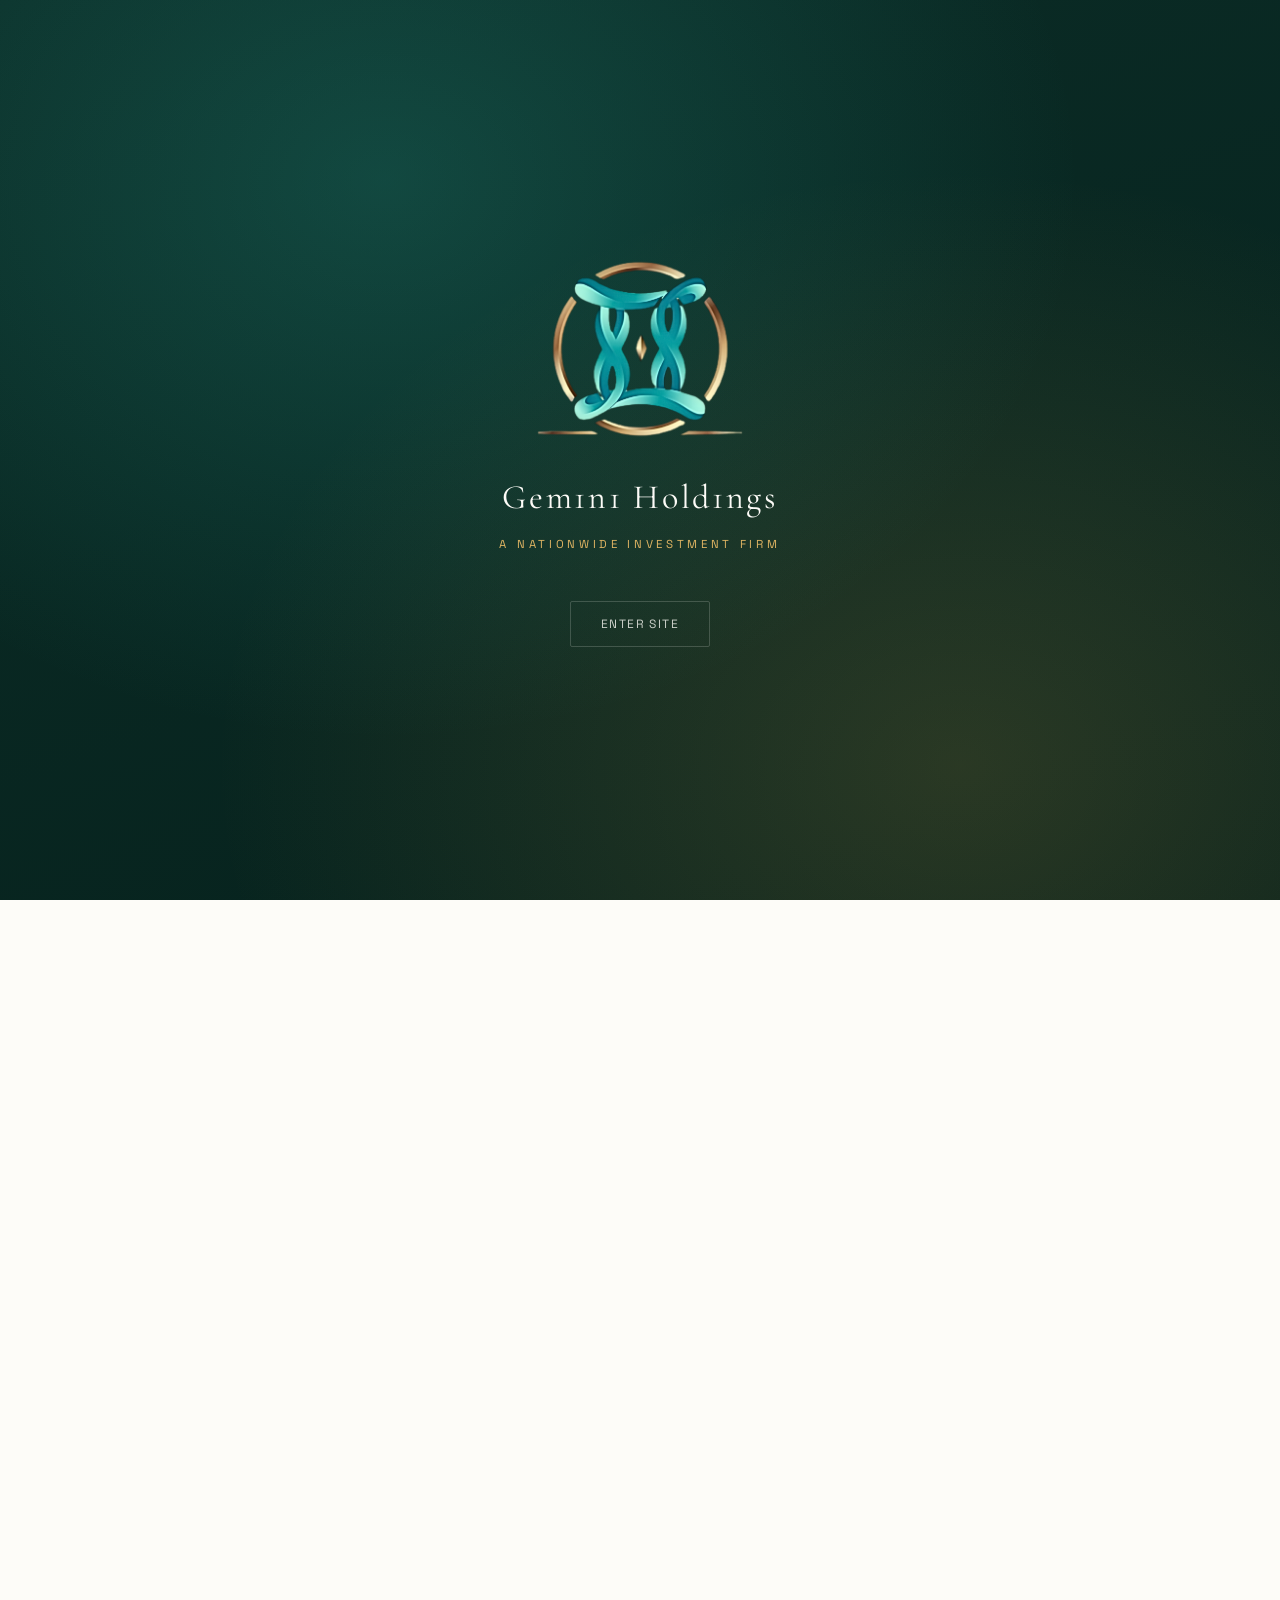
<file: gemini-holdings-site-3/index.html>
<!DOCTYPE html>
<html lang="en">
<head>
<meta charset="UTF-8">
<meta name="viewport" content="width=device-width, initial-scale=1.0">
<title>Gem1n1 Hold1ngs LLC — Nationwide Investment Firm</title>
<meta name="description" content="Gem1n1 Hold1ngs is a nationwide investment firm working across real estate, land development, and small business — pairing steady cash flow with long-term growth in every deal we underwrite.">
<link rel="preconnect" href="https://fonts.googleapis.com">
<link href="https://fonts.googleapis.com/css2?family=Cormorant+Garamond:wght@500;600;700&family=Work+Sans:wght@300;400;500;600&family=Space+Grotesk:wght@400;500;600&display=swap" rel="stylesheet">
<link rel="stylesheet" href="style.css">
</head>
<body>

<!-- SPLASH / COVER SCREEN -->
<div class="splash">
  <img class="splash-mark" src="assets/logo-icon.png" alt="Gem1n1 Hold1ngs LLC">
  <div class="splash-word">Gem1n1 Hold1ngs</div>
  <div class="splash-tag">A Nationwide Investment Firm</div>
  <button type="button" class="splash-enter">Enter Site</button>
</div>


<!-- NAV -->
<nav class="site-nav">
  <div class="container nav-row">
    <a href="index.html" class="brand">
      <img src="assets/logo-transparent-cropped.png" alt="Gem1n1 Hold1ngs LLC">
      <span class="brand-word">Gem<b>1</b>n<b>1</b><span>Hold1ngs LLC</span></span>
    </a>
    <button class="nav-toggle" aria-label="Toggle menu"><span></span><span></span><span></span></button>
    <div class="nav-links">
      <a href="index.html" class="current">Home</a>
      <a href="company-profile.html">Company Profile</a>
      <a href="leadership.html">Our Team</a>
      <a href="current-projects.html">Current Projects</a>
      <a href="completed-projects.html">Completed Projects</a>
      <a href="small-business-investing.html">Small Business Investing</a>
      <a href="contact.html" class="nav-cta">Contact</a>
    </div>
  </div>
</nav>

<!-- VIDEO HERO -->
<header class="video-hero">
  <video autoplay muted loop playsinline poster="assets/video/hero-forest-city-poster.jpg" data-parallax="0.22" data-parallax-scale="true">
    <source src="assets/video/hero-forest-city.webm" type="video/webm">
    <source src="assets/video/hero-forest-city.mp4" type="video/mp4">
  </video>
  <div class="hero-inner">
    <p class="eyebrow">Gem1n1 Hold1ngs LLC — Nationwide Investment Firm</p>
    <h1 class="mt-16">Capital deployed<span class="line2"><em>across every asset class.</em></span></h1>
    <p class="hero-sub">Gem1n1 Hold1ngs invests across real estate, land development, and small business — wherever the opportunity is, coast to coast. One underwriting standard, three ways to put capital to work.</p>
    <div class="hero-actions">
      <a href="current-projects.html" class="btn btn-solid">View Current Projects</a>
      <a href="company-profile.html" class="btn btn-outline">Company Profile</a>
    </div>
  </div>
  <div class="scroll-cue"><span></span>Scroll</div>
</header>

<!-- MIRRORED STATS -->
<section class="stat-strip">
  <div class="stat-grid">
    <div class="stat">
      <div class="n">50</div>
      <div class="l">States Served — Nationwide Investment Platform</div>
    </div>
    <div class="stat">
      <div class="n">3</div>
      <div class="l">Verticals — Real Estate, Land &amp; Small Business</div>
    </div>
    <div class="stat">
      <div class="n">BRRRR</div>
      <div class="l">Strategy — Buy, Rehab, Rent, Refinance, Repeat</div>
    </div>
    <div class="stat">
      <div class="n">100%</div>
      <div class="l">Investor-Aligned Capital on Every Deal</div>
    </div>
  </div>
</section>

<!-- OUR SERVICES -->
<section class="section tight blob-host">
  <div class="parallax-blob" data-parallax="0.1" style="width:520px; height:520px; left:-160px; top:-80px; background: radial-gradient(circle, rgba(47,180,163,0.16), transparent 70%);"></div>
  <div class="parallax-blob" data-parallax="0.16" style="width:420px; height:420px; right:-140px; bottom:-100px; background: radial-gradient(circle, rgba(201,154,63,0.14), transparent 70%);"></div>
  <div class="container">
    <div class="section-head reveal">
      <p class="eyebrow">What We Do</p>
      <h2>Our Services</h2>
      <p class="lead">Gem1n1 Hold1ngs invests across three core lines of business nationwide, each held to the same underwriting discipline.</p>
    </div>
    <div class="card-grid cols-3 reveal">
      <div class="card">
        <div class="idx">01</div>
        <h4>Real Estate Investment</h4>
        <p>Acquisition, renovation, and management of single-family and small multifamily property using a disciplined BRRRR framework to pair steady cash flow with forced equity.</p>
        <a href="current-projects.html" class="btn btn-dark mt-24">View Real Estate Projects →</a>
      </div>
      <div class="card">
        <div class="idx">02</div>
        <h4>Land Development Investment</h4>
        <p>Raw and entitled land acquisition, rezoning, and horizontal development positioned ahead of growth corridors nationwide.</p>
        <a href="current-projects.html" class="btn btn-dark mt-24">View Land Projects →</a>
      </div>
      <div class="card">
        <div class="idx">03</div>
        <h4>Small Business Investing</h4>
        <p>Equity partnerships, revenue-share financing, and acquisition partnerships with established small businesses across the country.</p>
        <a href="small-business-investing.html" class="btn btn-dark mt-24">Explore Small Business Investing →</a>
      </div>
    </div>
  </div>
</section>

<div class="ribbon-divider">
  <svg viewBox="0 0 240 100" fill="none" xmlns="http://www.w3.org/2000/svg" aria-hidden="true">
    <line x1="4" y1="50" x2="82" y2="50" stroke="#c99a3f" stroke-width="1"/>
    <line x1="158" y1="50" x2="236" y2="50" stroke="#c99a3f" stroke-width="1"/>
    <circle cx="120" cy="50" r="34" stroke="#c99a3f" stroke-width="1.4"/>
    <path d="M92 32 C 108 24, 112 50, 120 50 C 128 50, 132 24, 148 32" stroke="#2fb4a3" stroke-width="3" stroke-linecap="round"/>
    <path d="M92 68 C 108 76, 112 50, 120 50 C 128 50, 132 76, 148 68" stroke="#2fb4a3" stroke-width="3" stroke-linecap="round"/>
  </svg>
</div>

<!-- ABOUT TEASER — TWIN SPLIT -->
<section class="section">
  <div class="container">
    <div class="twin-split reveal">
      <div class="panel">
        <p class="eyebrow">The Firm</p>
        <h3 class="mt-16">Two disciplines. One underwriting standard.</h3>
        <p class="mt-16">Gem1n1 Hold1ngs was built on a simple premise: every asset should work two jobs at once — producing dependable income today while building equity for tomorrow. Real estate, land, or small business, we hold every deal to the same underwriting bar before capital moves.</p>
        <a href="company-profile.html" class="btn btn-dark mt-24">Read the Company Profile →</a>
      </div>
      <div class="divider"></div>
      <div class="panel">
        <div class="art-panel">
          <div class="art-panel-logo"><img src="assets/logo-icon.png" alt=""></div>
          <div class="cap"><span>Fig. 01</span><span>Nationwide Platform</span></div>
        </div>
      </div>
    </div>
  </div>
</section>

<!-- STRATEGY PILLARS -->
<section class="section tight on-dark blob-host">
  <div class="parallax-blob" data-parallax="0.14" style="width:480px; height:480px; right:-150px; top:20%; background: radial-gradient(circle, rgba(47,180,163,0.18), transparent 70%);"></div>
  <div class="container">
    <div class="section-head reveal">
      <p class="eyebrow">How We Invest</p>
      <h2>Four disciplines, one pipeline.</h2>
      <p class="lead">From sourcing to disposition, each acquisition moves through the same four-stage process — so every asset in the portfolio meets the same standard, regardless of asset class or market.</p>
    </div>
    <div class="card-grid reveal">
      <div class="card">
        <div class="idx">01</div>
        <h4>Acquire</h4>
        <p>We source off-market real estate, land, and small business opportunities nationwide in markets with strong fundamentals and durable demand.</p>
      </div>
      <div class="card">
        <div class="idx">02</div>
        <h4>Develop</h4>
        <p>In-house project management controls scope, cost, and timeline on every renovation, entitlement, or build-out.</p>
      </div>
      <div class="card">
        <div class="idx">03</div>
        <h4>Operate</h4>
        <p>Disciplined management protects occupancy, NOI, and operating performance once an asset is stabilized and placed in service.</p>
      </div>
      <div class="card">
        <div class="idx">04</div>
        <h4>Recapitalize</h4>
        <p>Once stabilized, we recapitalize to return capital efficiently and redeploy it into the next acquisition — repeating the cycle.</p>
      </div>
    </div>
  </div>
</section>

<!-- RENOVATION VIDEO BAND -->
<section class="video-band">
  <video autoplay muted loop playsinline poster="assets/video/renovation-poster.jpg" data-parallax="0.22" data-parallax-scale="true">
    <source src="assets/video/renovation.webm" type="video/webm">
    <source src="assets/video/renovation.mp4" type="video/mp4">
  </video>
  <div class="container">
    <p class="eyebrow">Inside the Work</p>
    <h3 class="mt-16">Renovation is where equity gets created.</h3>
    <p>From cosmetic turns to full gut renovations, our in-house project oversight is what allows us to force equity into every property we touch — not just wait for the market to create it.</p>
    <a href="current-projects.html" class="btn btn-outline mt-24">See Projects in Progress</a>
  </div>
</section>

<!-- FEATURED PROJECT -->
<section class="section">
  <div class="container">
    <div class="section-head reveal">
      <p class="eyebrow">Featured Project</p>
      <h2>Currently in the pipeline.</h2>
      <p class="lead">A look at one of the active positions moving through acquisition and renovation right now. Full detail lives on the Current Projects page.</p>
    </div>
    <div class="project-grid reveal" style="grid-template-columns: 1fr;">
      <div class="project-card featured-project-card" style="display:grid;">
        <div class="project-media" style="aspect-ratio:auto;">
          <img src="assets/projects/adams-st-tuskegee.jpg" alt="Adams St., Tuskegee, AL" style="width:100%; height:100%; object-fit:cover;">
          <span class="status-tag status-active" style="position:static; display:inline-flex; margin:16px;">Active — Under Renovation</span>
        </div>
        <div class="project-body">
          <p class="loc">Tuskegee, AL</p>
          <h4>Adams St., Tuskegee</h4>
          <p>A SFR, Tuskegee acquisition, underwritten on a BRRRR framework: full interior renovation, re-lease at market rents, and a permanent debt refinance upon stabilization.</p>
          <div class="project-meta">
            <div><div class="n">1</div><div class="l">Unit</div></div>
            <div><div class="n">BRRRR</div><div class="l">Strategy</div></div>
            <div><div class="n">Q4 2026</div><div class="l">Target Stabilization</div></div>
          </div>
        </div>
      </div>
    </div>
    <div class="center mt-40">
      <a href="current-projects.html" class="btn btn-dark">See All Current Projects →</a>
    </div>
  </div>
</section>

<!-- CTA BAND -->
<section class="cta-band">
  <div class="logo-watermark cta-watermark" data-parallax="0.12"><img src="assets/logo-icon.png" alt=""></div>
  <div class="container">
    <p class="eyebrow center" style="justify-content:center;">Partner With Us</p>
    <h2>Capital and opportunity, working the same two jobs.</h2>
    <p class="hero-sub" style="margin-left:auto; margin-right:auto; text-align:center;">Whether you're a capital partner, a broker with a deal, or a business owner exploring a partnership, we'd like to hear from you — wherever you are in the country.</p>
    <div class="actions mt-40">
      <a href="contact.html" class="btn btn-solid">Get In Touch</a>
      <a href="leadership.html" class="btn btn-outline">Meet the Team</a>
    </div>
  </div>
</section>

<!-- FOOTER -->
<footer class="site-footer">
  <div class="logo-watermark footer-watermark spin-slower" data-parallax="0.08"><img src="assets/logo-icon.png" alt=""></div>
  <div class="container footer-grid">
    <div class="footer-brand">
      <a href="index.html" class="brand">
        <img src="assets/logo-transparent-cropped.png" alt="Gem1n1 Hold1ngs LLC">
        <span class="brand-word">Gem<b>1</b>n<b>1</b><span>Hold1ngs LLC</span></span>
      </a>
      <p>A nationwide investment firm working across real estate, land development, and small business.</p>
    </div>
    <div class="footer-col">
      <h5>Company</h5>
      <a href="company-profile.html">Company Profile</a>
      <a href="leadership.html">Our Team</a>
      <a href="contact.html">Contact</a>
    </div>
    <div class="footer-col">
      <h5>Portfolio</h5>
      <a href="current-projects.html">Current Projects</a>
      <a href="completed-projects.html">Completed Projects</a>
      <a href="small-business-investing.html">Small Business Investing</a>
    </div>
    <div class="footer-col">
      <h5>Contact</h5>
      <p>Serving All 50 States</p>
      <a href="mailto:gem1@gem1n1hold1ngs.com">gem1@gem1n1hold1ngs.com</a>
      <a href="tel:+18005061211">800-506-1211</a>
    </div>
  </div>
  <div class="container footer-bottom">
    <span>© <span class="js-year"></span> Gem1n1 Hold1ngs LLC. All rights reserved.</span>
  </div>
</footer>

<script src="script.js"></script>
</body>
</html>
</file>
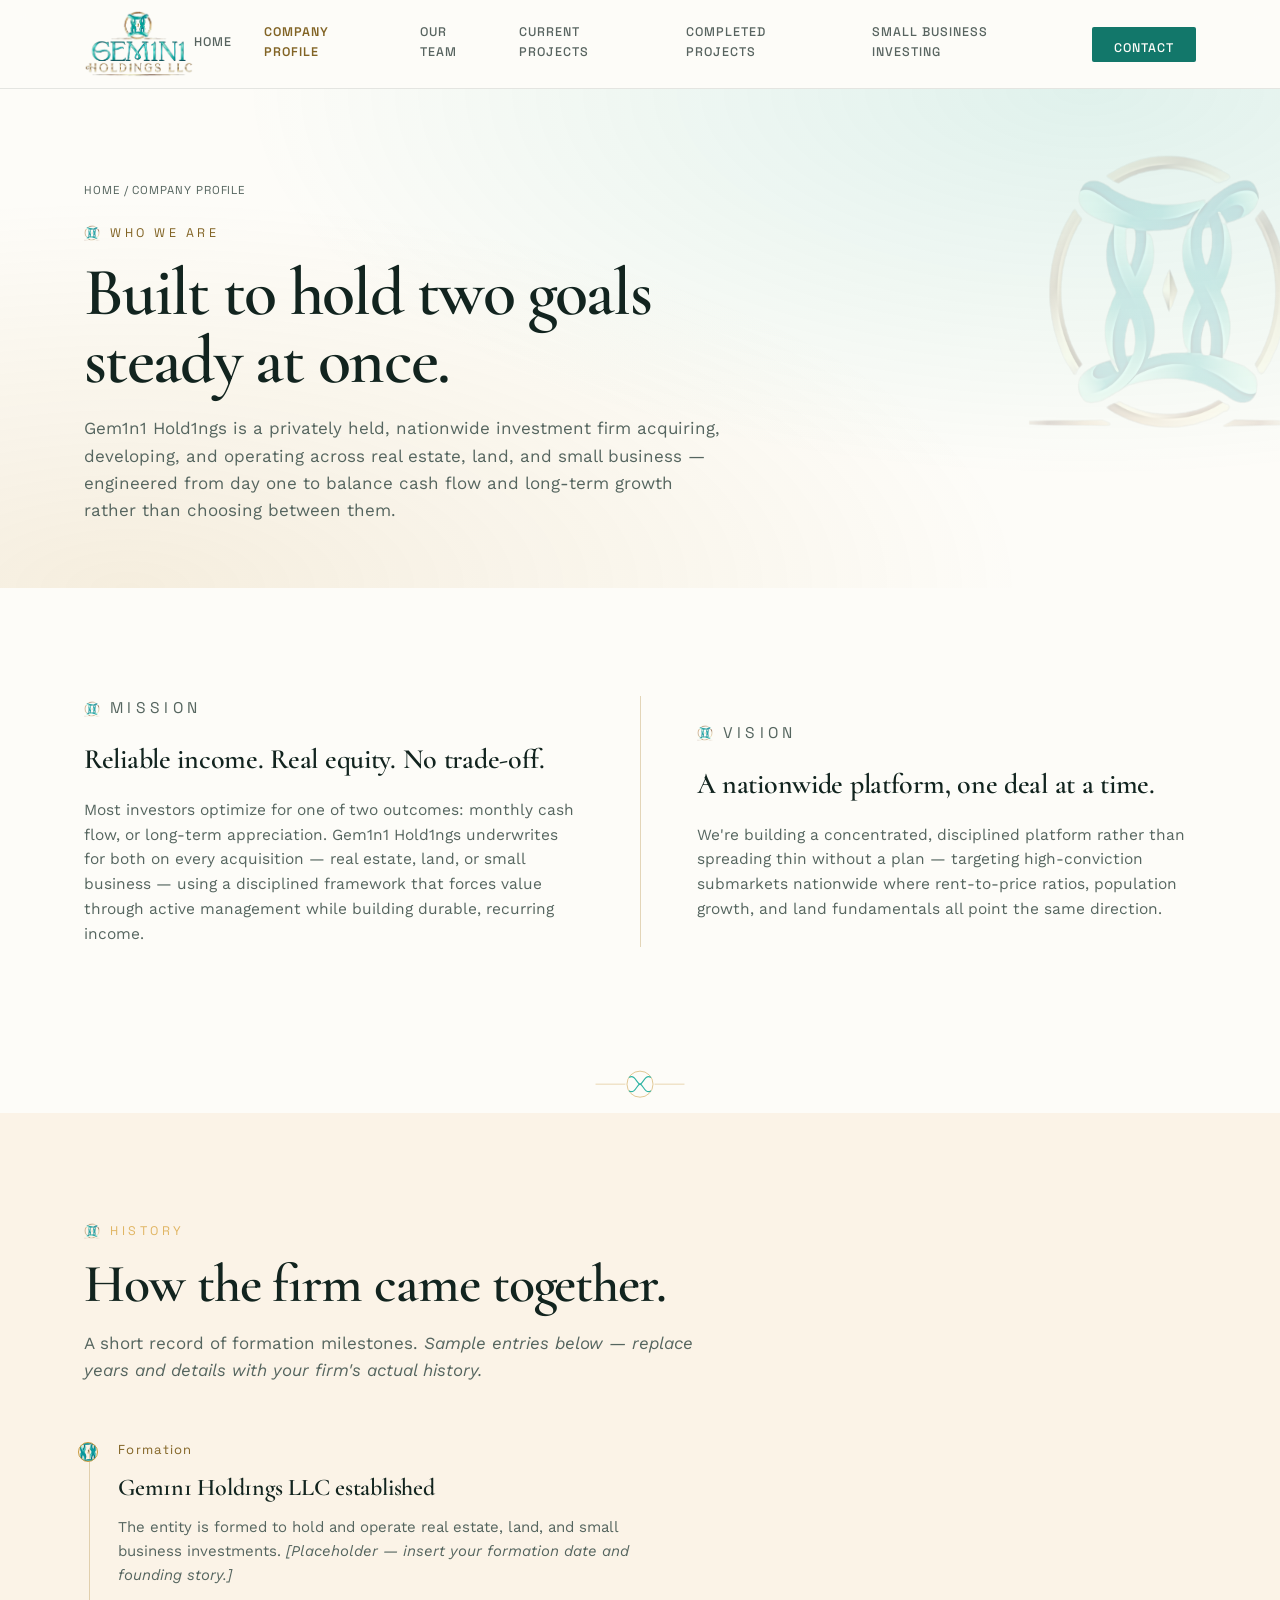
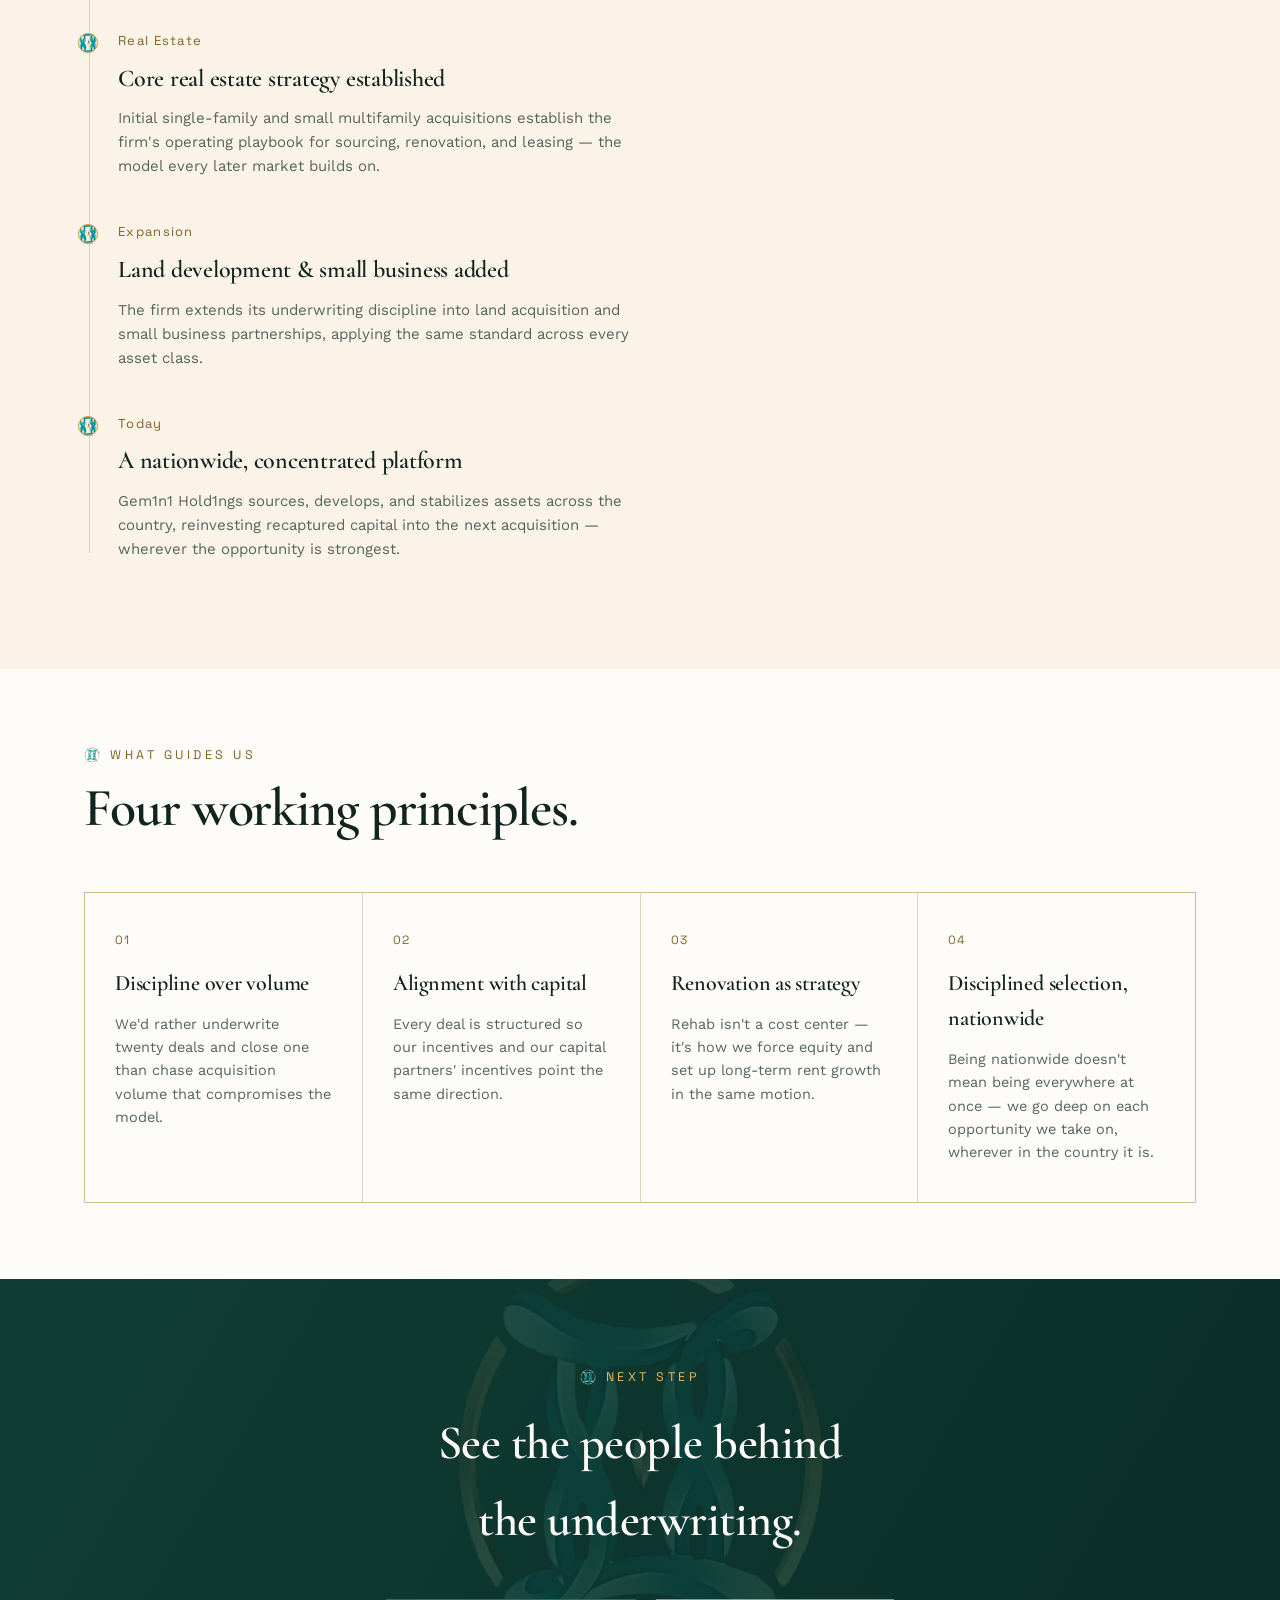
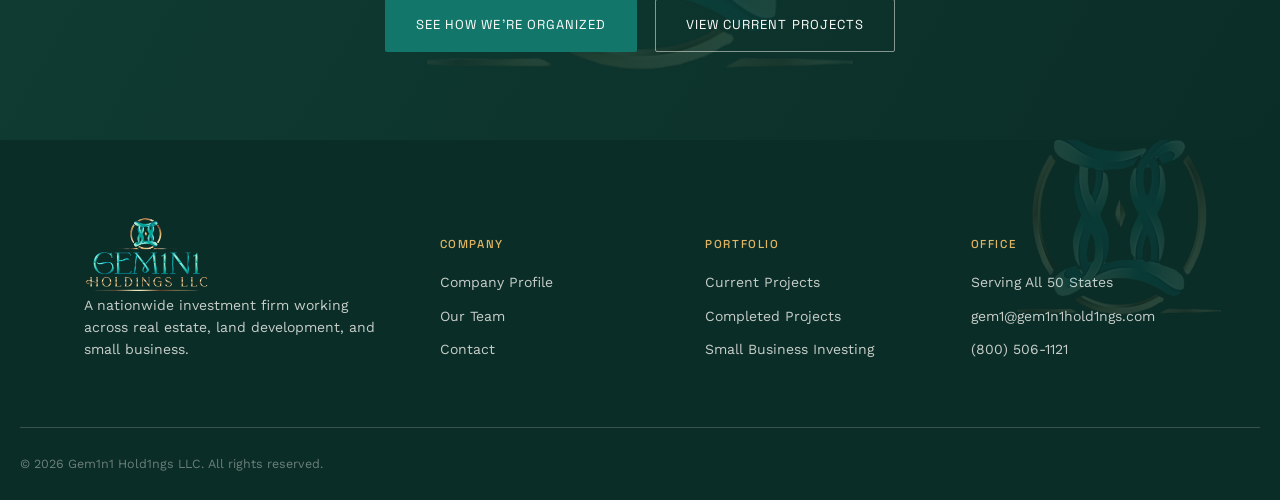
<file: gemini-holdings-site-3/company-profile.html>
<!DOCTYPE html>
<html lang="en">
<head>
<meta charset="UTF-8">
<meta name="viewport" content="width=device-width, initial-scale=1.0">
<title>Company Profile — Gem1n1 Hold1ngs LLC</title>
<meta name="description" content="Gem1n1 Hold1ngs' company profile: mission, investment philosophy, history, and values as a nationwide investment firm across real estate, land development, and small business.">
<link rel="preconnect" href="https://fonts.googleapis.com">
<link href="https://fonts.googleapis.com/css2?family=Cormorant+Garamond:wght@500;600;700&family=Work+Sans:wght@300;400;500;600&family=Space+Grotesk:wght@400;500;600&display=swap" rel="stylesheet">
<link rel="stylesheet" href="style.css">
</head>
<body>


<nav class="site-nav">
  <div class="container nav-row">
    <a href="index.html" class="brand">
      <img src="assets/logo-transparent-cropped.png" alt="Gem1n1 Hold1ngs LLC">
      <span class="brand-word">Gem<b>1</b>n<b>1</b><span>Hold1ngs LLC</span></span>
    </a>
    <button class="nav-toggle" aria-label="Toggle menu"><span></span><span></span><span></span></button>
    <div class="nav-links">
      <a href="index.html">Home</a>
      <a href="company-profile.html" class="current">Company Profile</a>
      <a href="leadership.html">Our Team</a>
      <a href="current-projects.html">Current Projects</a>
      <a href="completed-projects.html">Completed Projects</a>
      <a href="small-business-investing.html">Small Business Investing</a>
      <a href="contact.html" class="nav-cta">Contact</a>
    </div>
  </div>
</nav>

<header class="page-hero">
  <div class="logo-watermark page-hero-watermark spin-fast" data-parallax="0.18"><img src="assets/logo-icon.png" alt=""></div>
  <div class="container">
    <p class="breadcrumb"><a href="index.html">Home</a> / Company Profile</p>
    <p class="eyebrow on-dark mt-24">Who We Are</p>
    <h1 class="mt-16">Built to hold two goals steady at once.</h1>
    <p class="lead">Gem1n1 Hold1ngs is a privately held, nationwide investment firm acquiring, developing, and operating across real estate, land, and small business — engineered from day one to balance cash flow and long-term growth rather than choosing between them.</p>
  </div>
</header>

<section class="section">
  <div class="container">
    <div class="twin-split reveal">
      <div class="panel">
        <p class="eyebrow">Mission</p>
        <h3 class="mt-16">Reliable income. Real equity. No trade-off.</h3>
        <p class="mt-16">Most investors optimize for one of two outcomes: monthly cash flow, or long-term appreciation. Gem1n1 Hold1ngs underwrites for both on every acquisition — real estate, land, or small business — using a disciplined framework that forces value through active management while building durable, recurring income.</p>
      </div>
      <div class="divider"></div>
      <div class="panel">
        <p class="eyebrow">Vision</p>
        <h3 class="mt-16">A nationwide platform, one deal at a time.</h3>
        <p class="mt-16">We're building a concentrated, disciplined platform rather than spreading thin without a plan — targeting high-conviction submarkets nationwide where rent-to-price ratios, population growth, and land fundamentals all point the same direction.</p>
      </div>
    </div>
  </div>
</section>

<div class="ribbon-divider">
  <svg viewBox="0 0 240 100" fill="none" xmlns="http://www.w3.org/2000/svg" aria-hidden="true">
    <line x1="4" y1="50" x2="82" y2="50" stroke="#c99a3f" stroke-width="1"/>
    <line x1="158" y1="50" x2="236" y2="50" stroke="#c99a3f" stroke-width="1"/>
    <circle cx="120" cy="50" r="34" stroke="#c99a3f" stroke-width="1.4"/>
    <path d="M92 32 C 108 24, 112 50, 120 50 C 128 50, 132 24, 148 32" stroke="#2fb4a3" stroke-width="3" stroke-linecap="round"/>
    <path d="M92 68 C 108 76, 112 50, 120 50 C 128 50, 132 76, 148 68" stroke="#2fb4a3" stroke-width="3" stroke-linecap="round"/>
  </svg>
</div>

<!-- HISTORY TIMELINE -->
<section class="section on-ink">
  <div class="container">
    <div class="section-head reveal">
      <p class="eyebrow on-dark">History</p>
      <h2>How the firm came together.</h2>
      <p class="lead">A short record of formation milestones. <em>Sample entries below — replace years and details with your firm's actual history.</em></p>
    </div>
    <div class="timeline reveal">
      <div class="tl-item">
        <div class="yr">Formation</div>
        <h4>Gem1n1 Hold1ngs LLC established</h4>
        <p>The entity is formed to hold and operate real estate, land, and small business investments. <em>[Placeholder — insert your formation date and founding story.]</em></p>
      </div>
      <div class="tl-item">
        <div class="yr">Real Estate</div>
        <h4>Core real estate strategy established</h4>
        <p>Initial single-family and small multifamily acquisitions establish the firm's operating playbook for sourcing, renovation, and leasing — the model every later market builds on.</p>
      </div>
      <div class="tl-item">
        <div class="yr">Expansion</div>
        <h4>Land development &amp; small business added</h4>
        <p>The firm extends its underwriting discipline into land acquisition and small business partnerships, applying the same standard across every asset class.</p>
      </div>
      <div class="tl-item">
        <div class="yr">Today</div>
        <h4>A nationwide, concentrated platform</h4>
        <p>Gem1n1 Hold1ngs sources, develops, and stabilizes assets across the country, reinvesting recaptured capital into the next acquisition — wherever the opportunity is strongest.</p>
      </div>
    </div>
  </div>
</section>

<!-- VALUES -->
<section class="section tight">
  <div class="container">
    <div class="section-head reveal">
      <p class="eyebrow">What Guides Us</p>
      <h2>Four working principles.</h2>
    </div>
    <div class="card-grid reveal">
      <div class="card">
        <div class="idx">01</div>
        <h4>Discipline over volume</h4>
        <p>We'd rather underwrite twenty deals and close one than chase acquisition volume that compromises the model.</p>
      </div>
      <div class="card">
        <div class="idx">02</div>
        <h4>Alignment with capital</h4>
        <p>Every deal is structured so our incentives and our capital partners' incentives point the same direction.</p>
      </div>
      <div class="card">
        <div class="idx">03</div>
        <h4>Renovation as strategy</h4>
        <p>Rehab isn't a cost center — it's how we force equity and set up long-term rent growth in the same motion.</p>
      </div>
      <div class="card">
        <div class="idx">04</div>
        <h4>Disciplined selection, nationwide</h4>
        <p>Being nationwide doesn't mean being everywhere at once — we go deep on each opportunity we take on, wherever in the country it is.</p>
      </div>
    </div>
  </div>
</section>

<section class="cta-band">
  <div class="logo-watermark cta-watermark" data-parallax="0.12"><img src="assets/logo-icon.png" alt=""></div>
  <div class="container">
    <p class="eyebrow on-dark center" style="justify-content:center;">Next Step</p>
    <h2>See the people behind the underwriting.</h2>
    <div class="actions mt-40">
      <a href="leadership.html" class="btn btn-solid">See How We're Organized</a>
      <a href="current-projects.html" class="btn btn-outline">View Current Projects</a>
    </div>
  </div>
</section>

<footer class="site-footer">
  <div class="logo-watermark footer-watermark spin-slower" data-parallax="0.08"><img src="assets/logo-icon.png" alt=""></div>
  <div class="container footer-grid">
    <div class="footer-brand">
      <a href="index.html" class="brand">
        <img src="assets/logo-transparent-cropped.png" alt="Gem1n1 Hold1ngs LLC">
        <span class="brand-word">Gem<b>1</b>n<b>1</b><span>Hold1ngs LLC</span></span>
      </a>
      <p>A nationwide investment firm working across real estate, land development, and small business.</p>
    </div>
    <div class="footer-col">
      <h5>Company</h5>
      <a href="company-profile.html">Company Profile</a>
      <a href="leadership.html">Our Team</a>
      <a href="contact.html">Contact</a>
    </div>
    <div class="footer-col">
      <h5>Portfolio</h5>
      <a href="current-projects.html">Current Projects</a>
      <a href="completed-projects.html">Completed Projects</a>
      <a href="small-business-investing.html">Small Business Investing</a>
    </div>
    <div class="footer-col">
      <h5>Office</h5>
      <p>Serving All 50 States</p>
      <a href="mailto:gem1@gem1n1hold1ngs.com">gem1@gem1n1hold1ngs.com</a>
      <a href="tel:+18005061121">(800) 506-1121</a>
    </div>
  </div>
  <div class="container footer-bottom">
    <span>© <span class="js-year"></span> Gem1n1 Hold1ngs LLC. All rights reserved.</span>
  </div>
</footer>

<script src="script.js"></script>
</body>
</html>
</file>
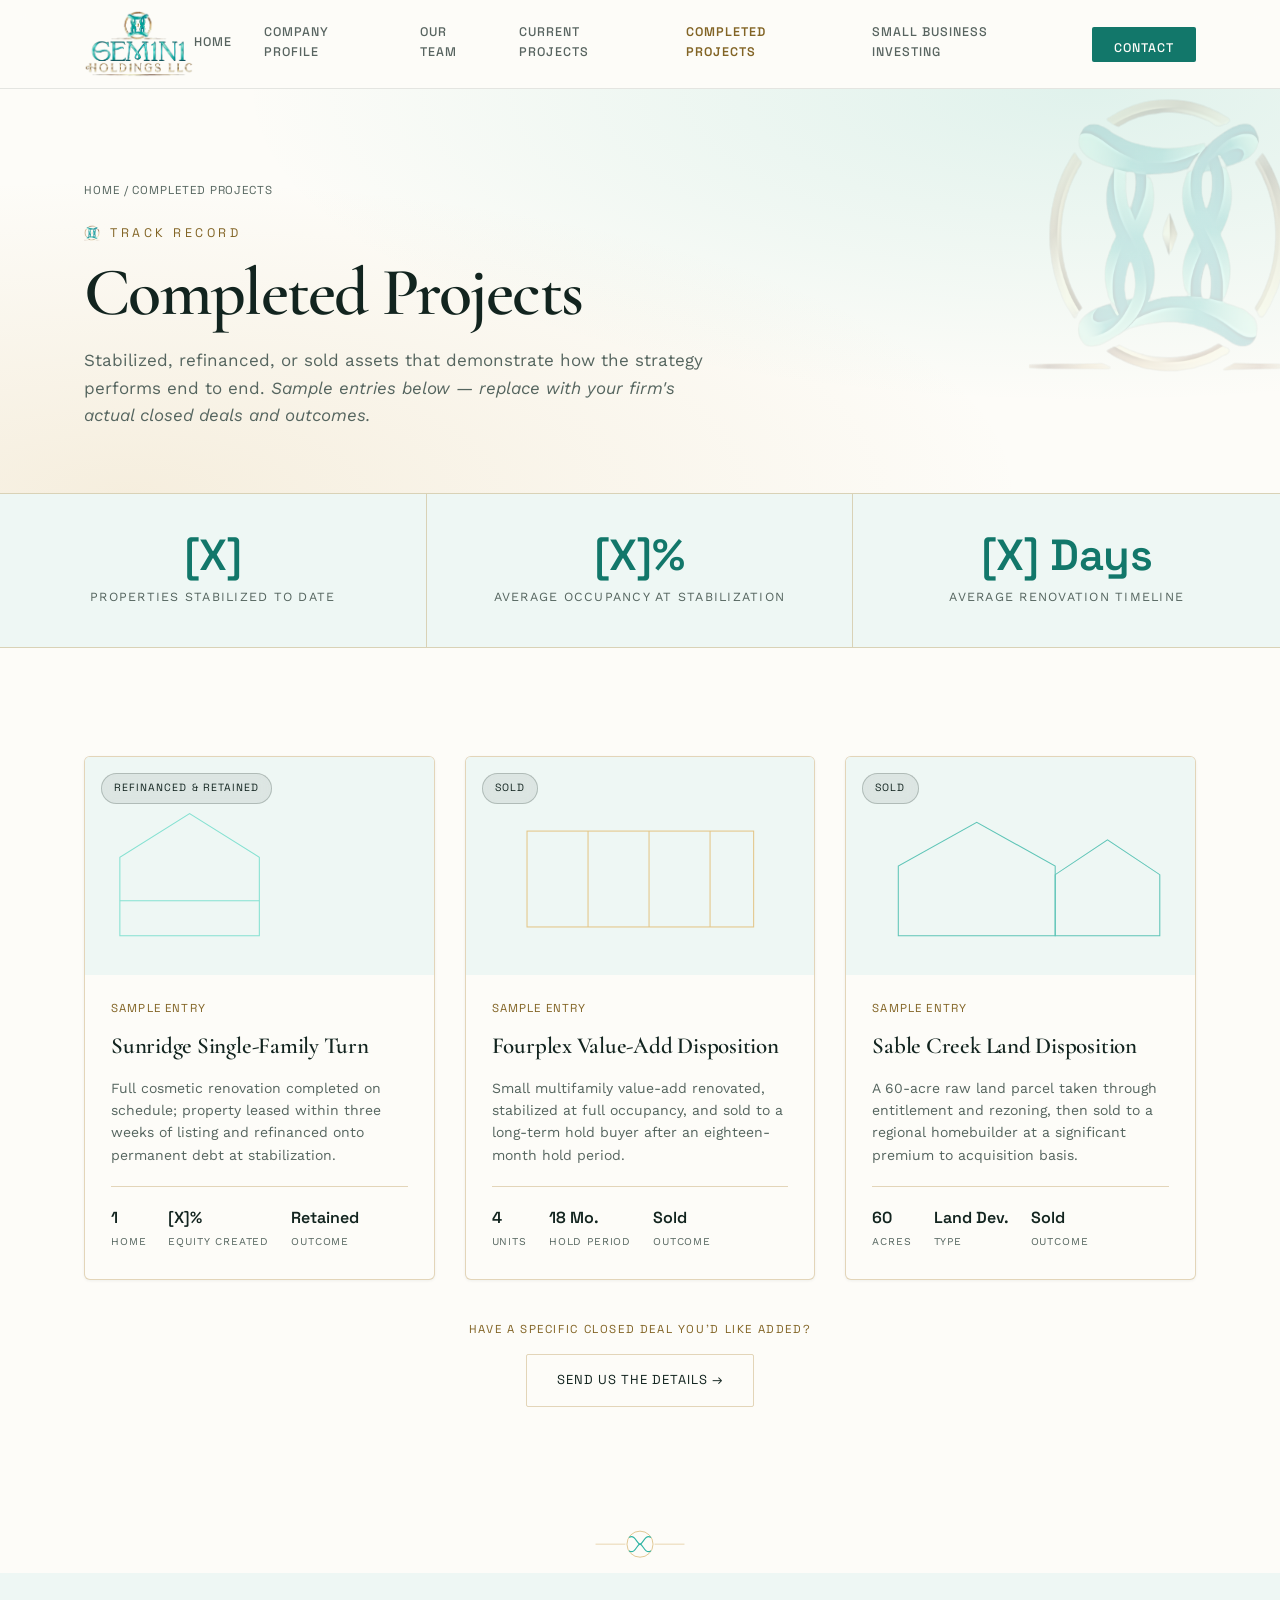
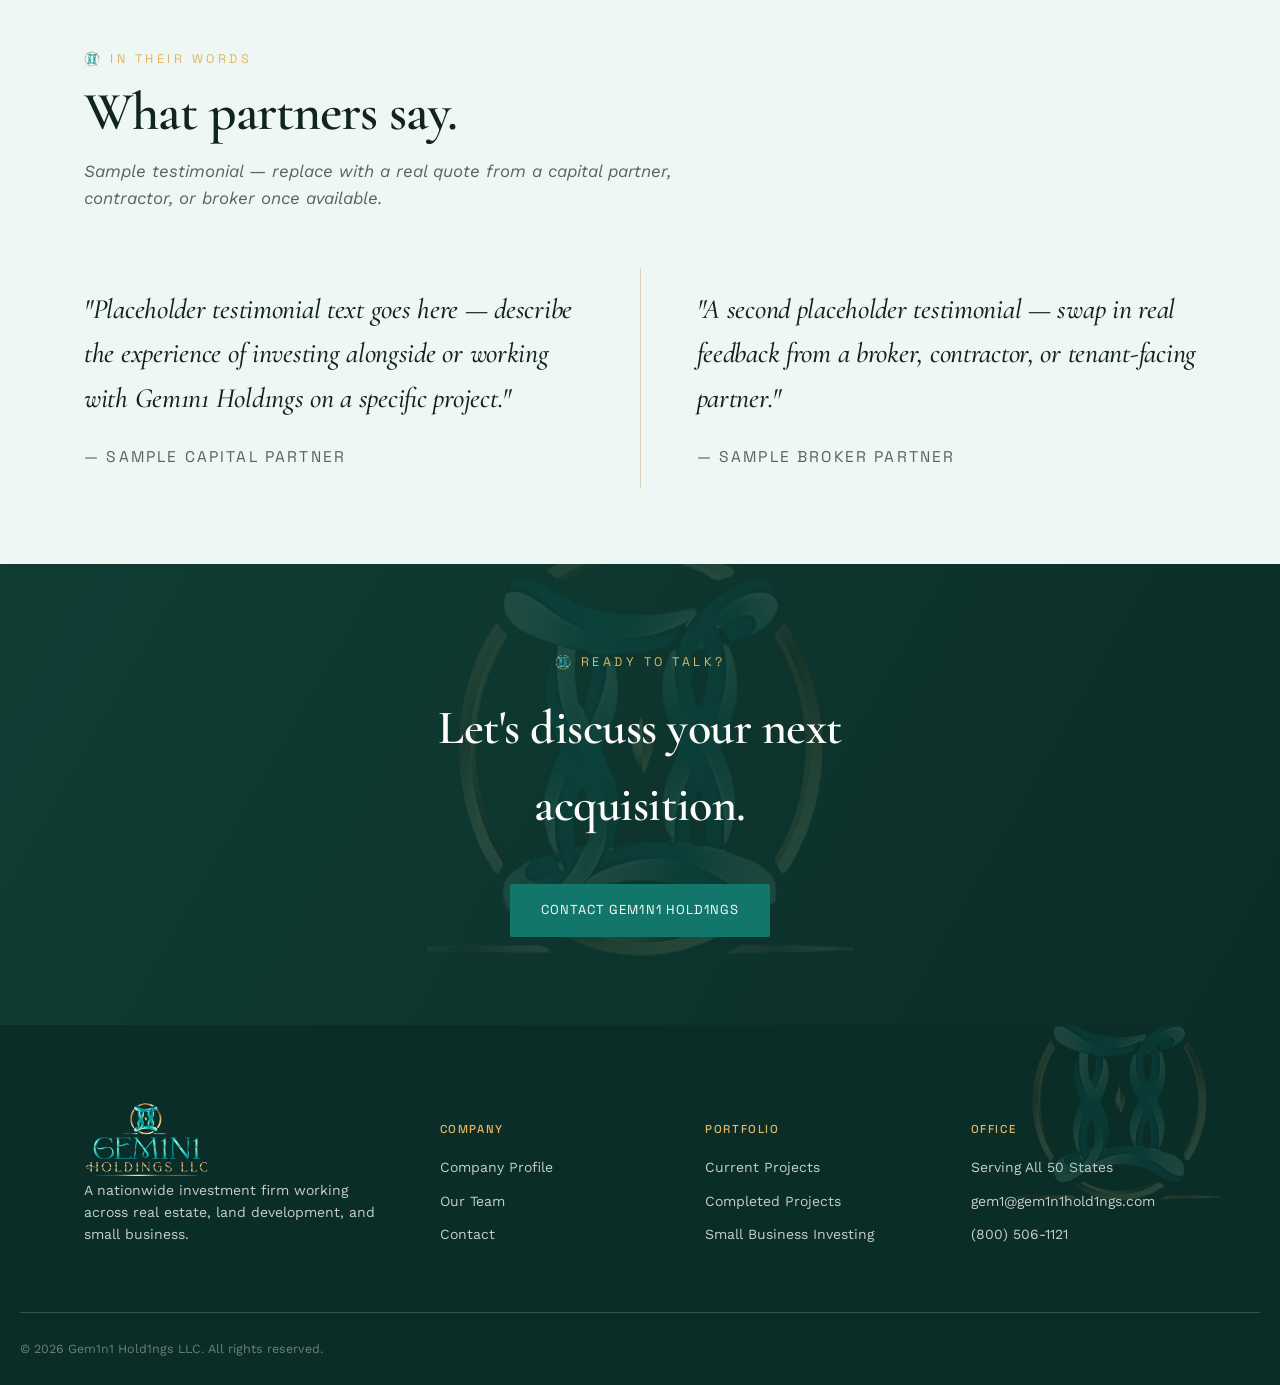
<file: gemini-holdings-site-3/completed-projects.html>
<!DOCTYPE html>
<html lang="en">
<head>
<meta charset="UTF-8">
<meta name="viewport" content="width=device-width, initial-scale=1.0">
<title>Completed Projects — Gem1n1 Hold1ngs LLC</title>
<meta name="description" content="A track record of stabilized and disposed real estate projects completed by Gem1n1 Hold1ngs.">
<link rel="preconnect" href="https://fonts.googleapis.com">
<link href="https://fonts.googleapis.com/css2?family=Cormorant+Garamond:wght@500;600;700&family=Work+Sans:wght@300;400;500;600&family=Space+Grotesk:wght@400;500;600&display=swap" rel="stylesheet">
<link rel="stylesheet" href="style.css">
</head>
<body>


<nav class="site-nav">
  <div class="container nav-row">
    <a href="index.html" class="brand">
      <img src="assets/logo-transparent-cropped.png" alt="Gem1n1 Hold1ngs LLC">
      <span class="brand-word">Gem<b>1</b>n<b>1</b><span>Hold1ngs LLC</span></span>
    </a>
    <button class="nav-toggle" aria-label="Toggle menu"><span></span><span></span><span></span></button>
    <div class="nav-links">
      <a href="index.html">Home</a>
      <a href="company-profile.html">Company Profile</a>
      <a href="leadership.html">Our Team</a>
      <a href="current-projects.html">Current Projects</a>
      <a href="completed-projects.html" class="current">Completed Projects</a>
      <a href="small-business-investing.html">Small Business Investing</a>
      <a href="contact.html" class="nav-cta">Contact</a>
    </div>
  </div>
</nav>

<header class="page-hero">
  <div class="logo-watermark page-hero-watermark spin-fast" data-parallax="0.18"><img src="assets/logo-icon.png" alt=""></div>
  <div class="container">
    <p class="breadcrumb"><a href="index.html">Home</a> / Completed Projects</p>
    <p class="eyebrow on-dark mt-24">Track Record</p>
    <h1 class="mt-16">Completed Projects</h1>
    <p class="lead">Stabilized, refinanced, or sold assets that demonstrate how the strategy performs end to end. <em>Sample entries below — replace with your firm's actual closed deals and outcomes.</em></p>
  </div>
</header>

<section class="stat-strip">
  <div class="stat-grid cols-3">
    <div class="stat">
      <div class="n">[X]</div>
      <div class="l">Properties Stabilized to Date</div>
    </div>
    <div class="stat">
      <div class="n">[X]%</div>
      <div class="l">Average Occupancy at Stabilization</div>
    </div>
    <div class="stat">
      <div class="n">[X] Days</div>
      <div class="l">Average Renovation Timeline</div>
    </div>
  </div>
</section>

<section class="section">
  <div class="container">
    <div class="project-grid reveal">

      <div class="project-card">
        <div class="project-media">
          <svg viewBox="0 0 400 260" preserveAspectRatio="xMidYMid slice">
            <rect width="400" height="260" fill="#eef7f4"/>
            <g stroke="#59d8c3" stroke-width="1.2" fill="none" opacity="0.7">
              <path d="M40 210 L40 120 L120 70 L200 120 L200 210 Z"/>
              <line x1="40" y1="170" x2="200" y2="170"/>
            </g>
          </svg>
          <span class="status-tag status-done">Refinanced &amp; Retained</span>
        </div>
        <div class="project-body">
          <p class="loc">Sample Entry</p>
          <h4>Sunridge Single-Family Turn</h4>
          <p>Full cosmetic renovation completed on schedule; property leased within three weeks of listing and refinanced onto permanent debt at stabilization.</p>
          <div class="project-meta">
            <div><div class="n">1</div><div class="l">Home</div></div>
            <div><div class="n">[X]%</div><div class="l">Equity Created</div></div>
            <div><div class="n">Retained</div><div class="l">Outcome</div></div>
          </div>
        </div>
      </div>

      <div class="project-card">
        <div class="project-media">
          <svg viewBox="0 0 400 260" preserveAspectRatio="xMidYMid slice">
            <rect width="400" height="260" fill="#eef7f4"/>
            <g stroke="#e0b563" stroke-width="1.2" fill="none" opacity="0.75">
              <rect x="70" y="90" width="260" height="110"/>
              <line x1="140" y1="90" x2="140" y2="200"/>
              <line x1="210" y1="90" x2="210" y2="200"/>
              <line x1="280" y1="90" x2="280" y2="200"/>
            </g>
          </svg>
          <span class="status-tag status-done">Sold</span>
        </div>
        <div class="project-body">
          <p class="loc">Sample Entry</p>
          <h4>Fourplex Value-Add Disposition</h4>
          <p>Small multifamily value-add renovated, stabilized at full occupancy, and sold to a long-term hold buyer after an eighteen-month hold period.</p>
          <div class="project-meta">
            <div><div class="n">4</div><div class="l">Units</div></div>
            <div><div class="n">18 Mo.</div><div class="l">Hold Period</div></div>
            <div><div class="n">Sold</div><div class="l">Outcome</div></div>
          </div>
        </div>
      </div>

      <div class="project-card">
        <div class="project-media">
          <svg viewBox="0 0 400 260" preserveAspectRatio="xMidYMid slice">
            <rect width="400" height="260" fill="#eef7f4"/>
            <g stroke="#2fb4a3" stroke-width="1.2" fill="none" opacity="0.75">
              <path d="M60 210 L60 130 L150 80 L240 130 L240 210 Z"/>
              <path d="M240 210 L240 140 L300 100 L360 140 L360 210 Z"/>
            </g>
          </svg>
          <span class="status-tag status-done">Sold</span>
        </div>
        <div class="project-body">
          <p class="loc">Sample Entry</p>
          <h4>Sable Creek Land Disposition</h4>
          <p>A 60-acre raw land parcel taken through entitlement and rezoning, then sold to a regional homebuilder at a significant premium to acquisition basis.</p>
          <div class="project-meta">
            <div><div class="n">60</div><div class="l">Acres</div></div>
            <div><div class="n">Land Dev.</div><div class="l">Type</div></div>
            <div><div class="n">Sold</div><div class="l">Outcome</div></div>
          </div>
        </div>
      </div>

    </div>

    <div class="center mt-40 reveal">
      <p class="small-caps">Have a specific closed deal you'd like added?</p>
      <a href="contact.html" class="btn btn-dark mt-16">Send Us the Details →</a>
    </div>
  </div>
</section>

<div class="ribbon-divider">
  <svg viewBox="0 0 240 100" fill="none" xmlns="http://www.w3.org/2000/svg" aria-hidden="true">
    <line x1="4" y1="50" x2="82" y2="50" stroke="#c99a3f" stroke-width="1"/>
    <line x1="158" y1="50" x2="236" y2="50" stroke="#c99a3f" stroke-width="1"/>
    <circle cx="120" cy="50" r="34" stroke="#c99a3f" stroke-width="1.4"/>
    <path d="M92 32 C 108 24, 112 50, 120 50 C 128 50, 132 24, 148 32" stroke="#2fb4a3" stroke-width="3" stroke-linecap="round"/>
    <path d="M92 68 C 108 76, 112 50, 120 50 C 128 50, 132 76, 148 68" stroke="#2fb4a3" stroke-width="3" stroke-linecap="round"/>
  </svg>
</div>

<section class="section tight on-dark">
  <div class="container">
    <div class="section-head reveal">
      <p class="eyebrow on-dark">In Their Words</p>
      <h2>What partners say.</h2>
      <p class="lead"><em>Sample testimonial — replace with a real quote from a capital partner, contractor, or broker once available.</em></p>
    </div>
    <div class="twin-split reveal">
      <div class="panel">
        <h3 style="font-style:italic; font-weight:500;">"Placeholder testimonial text goes here — describe the experience of investing alongside or working with Gem1n1 Hold1ngs on a specific project."</h3>
        <p class="mt-24 small-caps">— Sample Capital Partner</p>
      </div>
      <div class="divider"></div>
      <div class="panel">
        <h3 style="font-style:italic; font-weight:500;">"A second placeholder testimonial — swap in real feedback from a broker, contractor, or tenant-facing partner."</h3>
        <p class="mt-24 small-caps">— Sample Broker Partner</p>
      </div>
    </div>
  </div>
</section>

<section class="cta-band">
  <div class="logo-watermark cta-watermark" data-parallax="0.12"><img src="assets/logo-icon.png" alt=""></div>
  <div class="container">
    <p class="eyebrow on-dark center" style="justify-content:center;">Ready to Talk?</p>
    <h2>Let's discuss your next acquisition.</h2>
    <div class="actions mt-40">
      <a href="contact.html" class="btn btn-solid">Contact Gem1n1 Hold1ngs</a>
    </div>
  </div>
</section>

<footer class="site-footer">
  <div class="logo-watermark footer-watermark spin-slower" data-parallax="0.08"><img src="assets/logo-icon.png" alt=""></div>
  <div class="container footer-grid">
    <div class="footer-brand">
      <a href="index.html" class="brand">
        <img src="assets/logo-transparent-cropped.png" alt="Gem1n1 Hold1ngs LLC">
        <span class="brand-word">Gem<b>1</b>n<b>1</b><span>Hold1ngs LLC</span></span>
      </a>
      <p>A nationwide investment firm working across real estate, land development, and small business.</p>
    </div>
    <div class="footer-col">
      <h5>Company</h5>
      <a href="company-profile.html">Company Profile</a>
      <a href="leadership.html">Our Team</a>
      <a href="contact.html">Contact</a>
    </div>
    <div class="footer-col">
      <h5>Portfolio</h5>
      <a href="current-projects.html">Current Projects</a>
      <a href="completed-projects.html">Completed Projects</a>
      <a href="small-business-investing.html">Small Business Investing</a>
    </div>
    <div class="footer-col">
      <h5>Office</h5>
      <p>Serving All 50 States</p>
      <a href="mailto:gem1@gem1n1hold1ngs.com">gem1@gem1n1hold1ngs.com</a>
      <a href="tel:+18005061121">(800) 506-1121</a>
    </div>
  </div>
  <div class="container footer-bottom">
    <span>© <span class="js-year"></span> Gem1n1 Hold1ngs LLC. All rights reserved.</span>
  </div>
</footer>

<script src="script.js"></script>
</body>
</html>
</file>
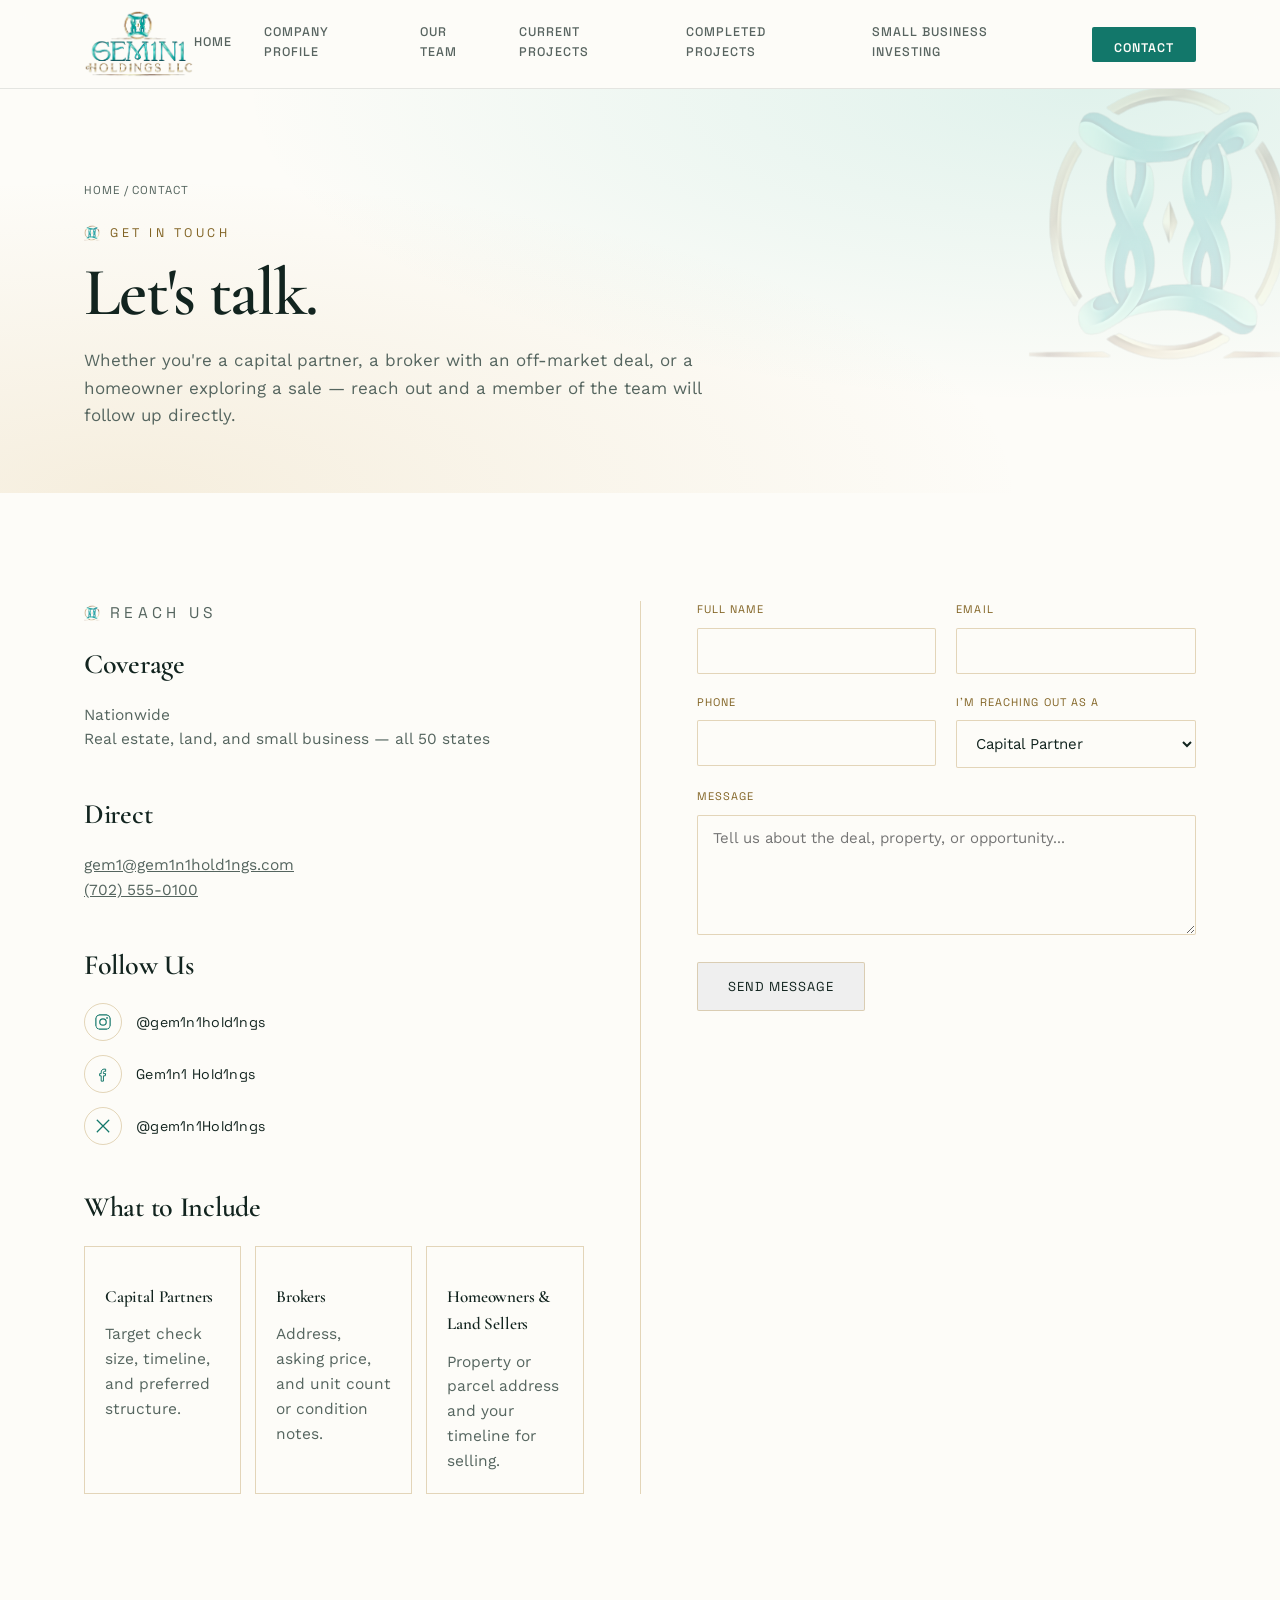
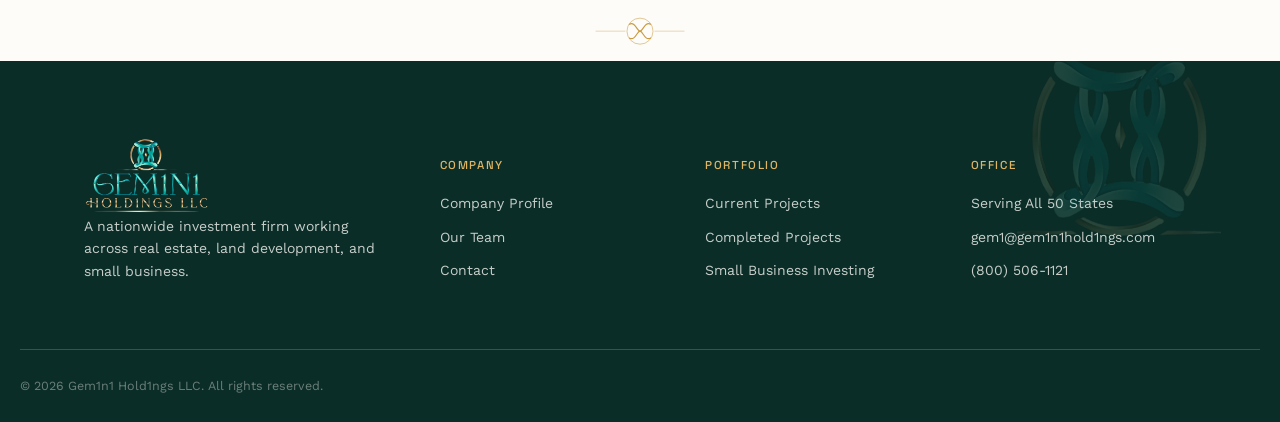
<file: gemini-holdings-site-3/contact.html>
<!DOCTYPE html>
<html lang="en">
<head>
<meta charset="UTF-8">
<meta name="viewport" content="width=device-width, initial-scale=1.0">
<title>Contact — Gem1n1 Hold1ngs LLC</title>
<meta name="description" content="Get in touch with Gem1n1 Hold1ngs — capital partners, brokers with a deal, or homeowners exploring a sale.">
<link rel="preconnect" href="https://fonts.googleapis.com">
<link href="https://fonts.googleapis.com/css2?family=Cormorant+Garamond:wght@500;600;700&family=Work+Sans:wght@300;400;500;600&family=Space+Grotesk:wght@400;500;600&display=swap" rel="stylesheet">
<link rel="stylesheet" href="style.css">
</head>
<body>


<nav class="site-nav">
  <div class="container nav-row">
    <a href="index.html" class="brand">
      <img src="assets/logo-transparent-cropped.png" alt="Gem1n1 Hold1ngs LLC">
      <span class="brand-word">Gem<b>1</b>n<b>1</b><span>Hold1ngs LLC</span></span>
    </a>
    <button class="nav-toggle" aria-label="Toggle menu"><span></span><span></span><span></span></button>
    <div class="nav-links">
      <a href="index.html">Home</a>
      <a href="company-profile.html">Company Profile</a>
      <a href="leadership.html">Our Team</a>
      <a href="current-projects.html">Current Projects</a>
      <a href="completed-projects.html">Completed Projects</a>
      <a href="small-business-investing.html">Small Business Investing</a>
      <a href="contact.html" class="nav-cta current">Contact</a>
    </div>
  </div>
</nav>

<header class="page-hero">
  <div class="logo-watermark page-hero-watermark spin-fast" data-parallax="0.18"><img src="assets/logo-icon.png" alt=""></div>
  <div class="container">
    <p class="breadcrumb"><a href="index.html">Home</a> / Contact</p>
    <p class="eyebrow on-dark mt-24">Get In Touch</p>
    <h1 class="mt-16">Let's talk.</h1>
    <p class="lead">Whether you're a capital partner, a broker with an off-market deal, or a homeowner exploring a sale — reach out and a member of the team will follow up directly.</p>
  </div>
</header>

<section class="section">
  <div class="container">
    <div class="twin-split reveal" style="align-items:start;">

      <div class="panel">
        <p class="eyebrow">Reach Us</p>
        <h3 class="mt-16">Coverage</h3>
        <p class="mt-16">Nationwide<br>Real estate, land, and small business — all 50 states</p>
        <h3 class="mt-40">Direct</h3>
        <p class="mt-16">
          <a href="mailto:gem1@gem1n1hold1ngs.com" style="text-decoration:underline;">gem1@gem1n1hold1ngs.com</a><br>
          <a href="tel:+17025550100" style="text-decoration:underline;">(702) 555-0100</a>
        </p>

        <h3 class="mt-40">Follow Us</h3>
        <div class="social-row mt-16">
          <a href="https://instagram.com/gem1n1hold1ngs" class="social-icon" target="_blank" rel="noopener" aria-label="Gem1n1 Hold1ngs on Instagram">
            <svg viewBox="0 0 24 24" fill="none" xmlns="http://www.w3.org/2000/svg" aria-hidden="true">
              <rect x="2.5" y="2.5" width="19" height="19" rx="5" stroke="currentColor" stroke-width="1.6"/>
              <circle cx="12" cy="12" r="4.3" stroke="currentColor" stroke-width="1.6"/>
              <circle cx="17.4" cy="6.6" r="1.15" fill="currentColor"/>
            </svg>
            <span>@gem1n1hold1ngs</span>
          </a>
          <a href="https://facebook.com/Gem1n1Hold1ngs" class="social-icon" target="_blank" rel="noopener" aria-label="Gem1n1 Hold1ngs on Facebook">
            <svg viewBox="0 0 24 24" fill="none" xmlns="http://www.w3.org/2000/svg" aria-hidden="true">
              <path d="M15.5 8.5H13.8C13.1 8.5 12.6 9 12.6 9.7V11.5H15.5L15.1 14.4H12.6V21.5H9.6V14.4H7.5V11.5H9.6V9.4C9.6 7.2 11.2 5.5 13.3 5.5H15.5V8.5Z" stroke="currentColor" stroke-width="1.3" stroke-linejoin="round"/>
            </svg>
            <span>Gem1n1 Hold1ngs</span>
          </a>
          <a href="https://x.com/gem1n1Hold1ngs" class="social-icon" target="_blank" rel="noopener" aria-label="Gem1n1 Hold1ngs on X">
            <svg viewBox="0 0 24 24" fill="none" xmlns="http://www.w3.org/2000/svg" aria-hidden="true">
              <path d="M4 4L20 20M20 4L4 20" stroke="currentColor" stroke-width="1.7" stroke-linecap="round"/>
            </svg>
            <span>@gem1n1Hold1ngs</span>
          </a>
        </div>

        <h3 class="mt-40">What to Include</h3>
        <div class="card-grid cols-3 mt-16" style="border:none; background:none; gap:14px;">
          <div class="card" style="padding:20px; border:1px solid var(--line);">
            <h4 style="font-size:17px;">Capital Partners</h4>
            <p>Target check size, timeline, and preferred structure.</p>
          </div>
          <div class="card" style="padding:20px; border:1px solid var(--line);">
            <h4 style="font-size:17px;">Brokers</h4>
            <p>Address, asking price, and unit count or condition notes.</p>
          </div>
          <div class="card" style="padding:20px; border:1px solid var(--line);">
            <h4 style="font-size:17px;">Homeowners &amp; Land Sellers</h4>
            <p>Property or parcel address and your timeline for selling.</p>
          </div>
        </div>
      </div>

      <div class="divider"></div>

      <div class="panel">
        <form class="js-contact-form">
          <div class="form-grid">
            <div class="field">
              <label for="name">Full name</label>
              <input type="text" id="name" name="name" required>
            </div>
            <div class="field">
              <label for="email">Email</label>
              <input type="email" id="email" name="email" required>
            </div>
            <div class="field">
              <label for="phone">Phone</label>
              <input type="tel" id="phone" name="phone">
            </div>
            <div class="field">
              <label for="reason">I'm reaching out as a</label>
              <select id="reason" name="reason">
                <option>Capital Partner</option>
                <option>Broker / Agent</option>
                <option>Homeowner</option>
                <option>Contractor / Vendor</option>
                <option>Other</option>
              </select>
            </div>
            <div class="field full">
              <label for="message">Message</label>
              <textarea id="message" name="message" required placeholder="Tell us about the deal, property, or opportunity..."></textarea>
            </div>
            <div class="field full">
              <button type="submit" class="btn btn-dark">Send Message</button>
              <p class="form-note mt-16 small-caps"></p>
            </div>
          </div>
        </form>
      </div>

    </div>
  </div>
</section>

<div class="ribbon-divider">
  <svg viewBox="0 0 240 100" fill="none" xmlns="http://www.w3.org/2000/svg" aria-hidden="true">
    <line x1="4" y1="50" x2="82" y2="50" stroke="#c99a3f" stroke-width="1"/>
    <line x1="158" y1="50" x2="236" y2="50" stroke="#c99a3f" stroke-width="1"/>
    <circle cx="120" cy="50" r="34" stroke="#c99a3f" stroke-width="1.4"/>
    <path d="M92 32 C 108 24, 112 50, 120 50 C 128 50, 132 24, 148 32" stroke="#c99a3f" stroke-width="3" stroke-linecap="round"/>
    <path d="M92 68 C 108 76, 112 50, 120 50 C 128 50, 132 76, 148 68" stroke="#c99a3f" stroke-width="3" stroke-linecap="round"/>
  </svg>
</div>

<footer class="site-footer">
  <div class="logo-watermark footer-watermark spin-slower" data-parallax="0.08"><img src="assets/logo-icon.png" alt=""></div>
  <div class="container footer-grid">
    <div class="footer-brand">
      <a href="index.html" class="brand">
        <img src="assets/logo-transparent-cropped.png" alt="Gem1n1 Hold1ngs LLC">
        <span class="brand-word">Gem<b>1</b>n<b>1</b><span>Hold1ngs LLC</span></span>
      </a>
      <p>A nationwide investment firm working across real estate, land development, and small business.</p>
    </div>
    <div class="footer-col">
      <h5>Company</h5>
      <a href="company-profile.html">Company Profile</a>
      <a href="leadership.html">Our Team</a>
      <a href="contact.html">Contact</a>
    </div>
    <div class="footer-col">
      <h5>Portfolio</h5>
      <a href="current-projects.html">Current Projects</a>
      <a href="completed-projects.html">Completed Projects</a>
      <a href="small-business-investing.html">Small Business Investing</a>
    </div>
    <div class="footer-col">
      <h5>Office</h5>
      <p>Serving All 50 States</p>
      <a href="mailto:gem1@gem1n1hold1ngs.com">gem1@gem1n1hold1ngs.com</a>
      <a href="tel:+18005061121">(800) 506-1121</a>
    </div>
  </div>
  <div class="container footer-bottom">
    <span>© <span class="js-year"></span> Gem1n1 Hold1ngs LLC. All rights reserved.</span>
  </div>
</footer>

<script src="script.js"></script>
</body>
</html>
</file>
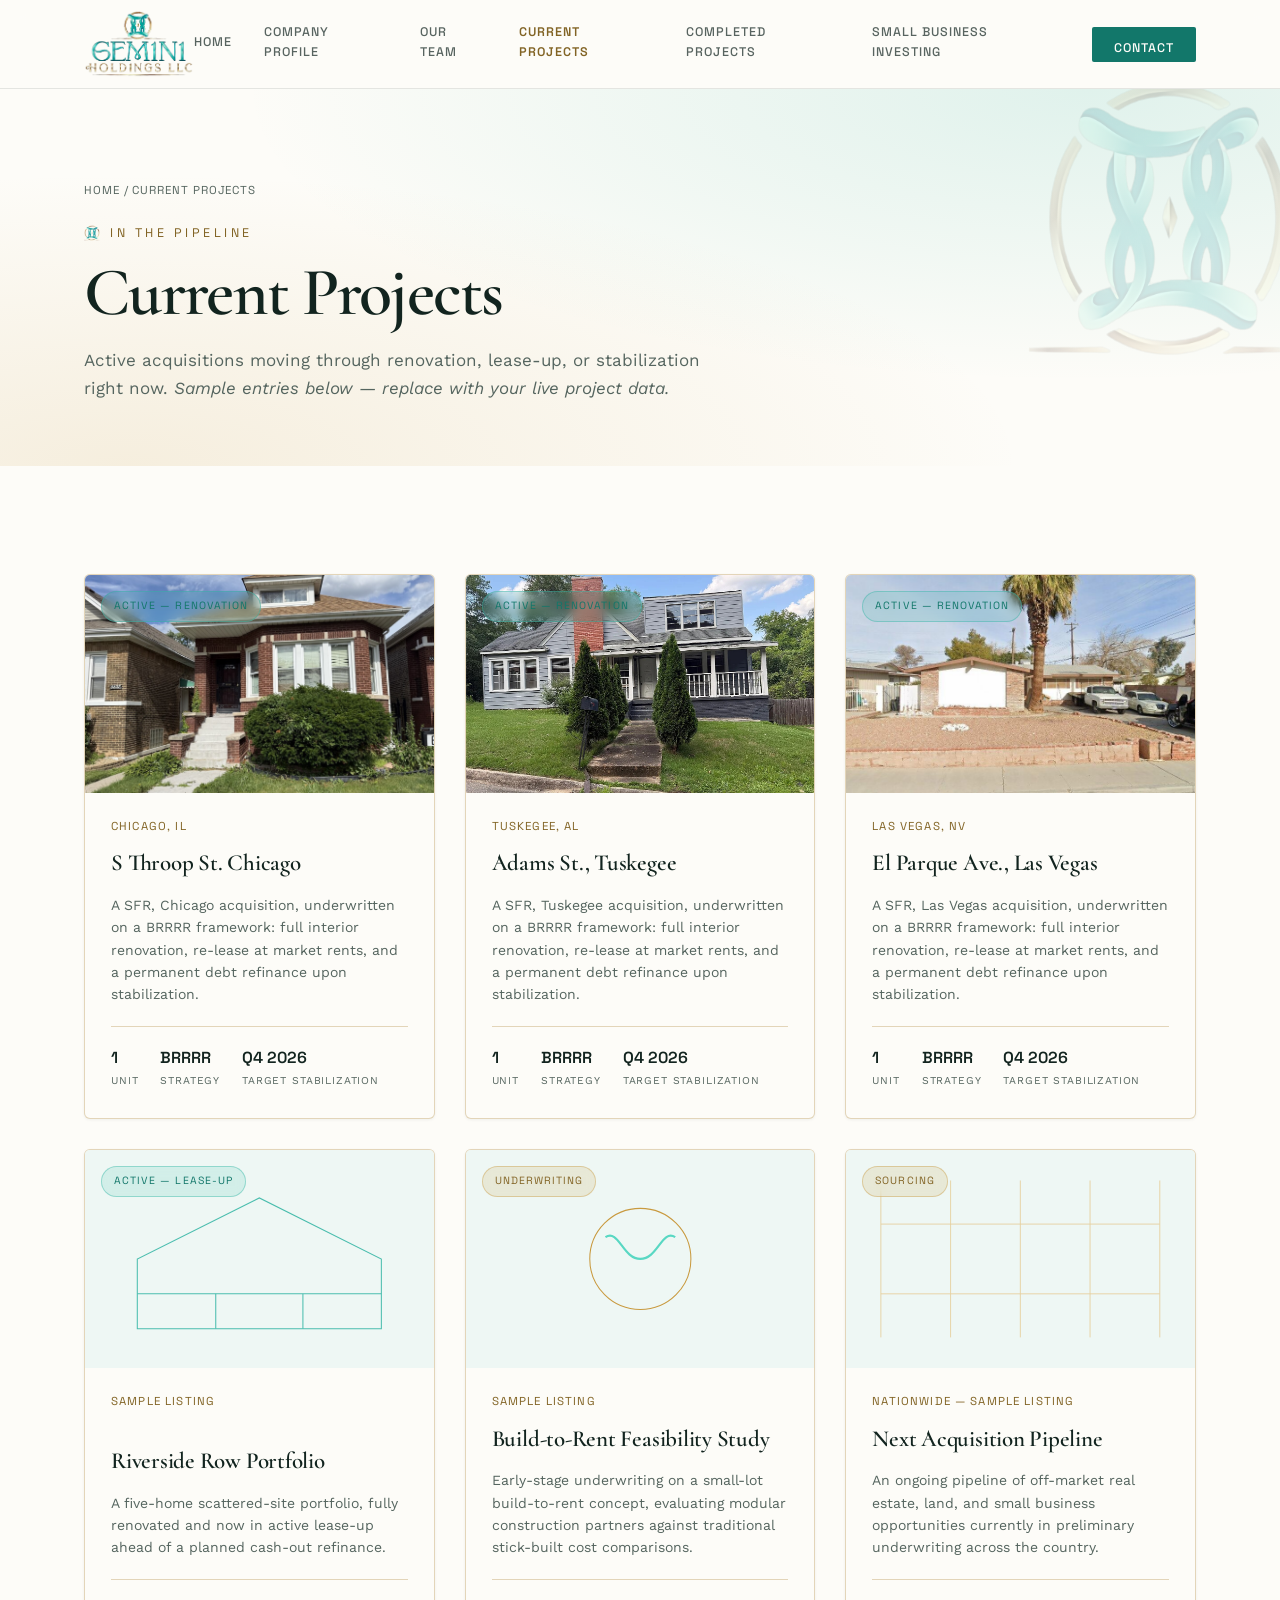
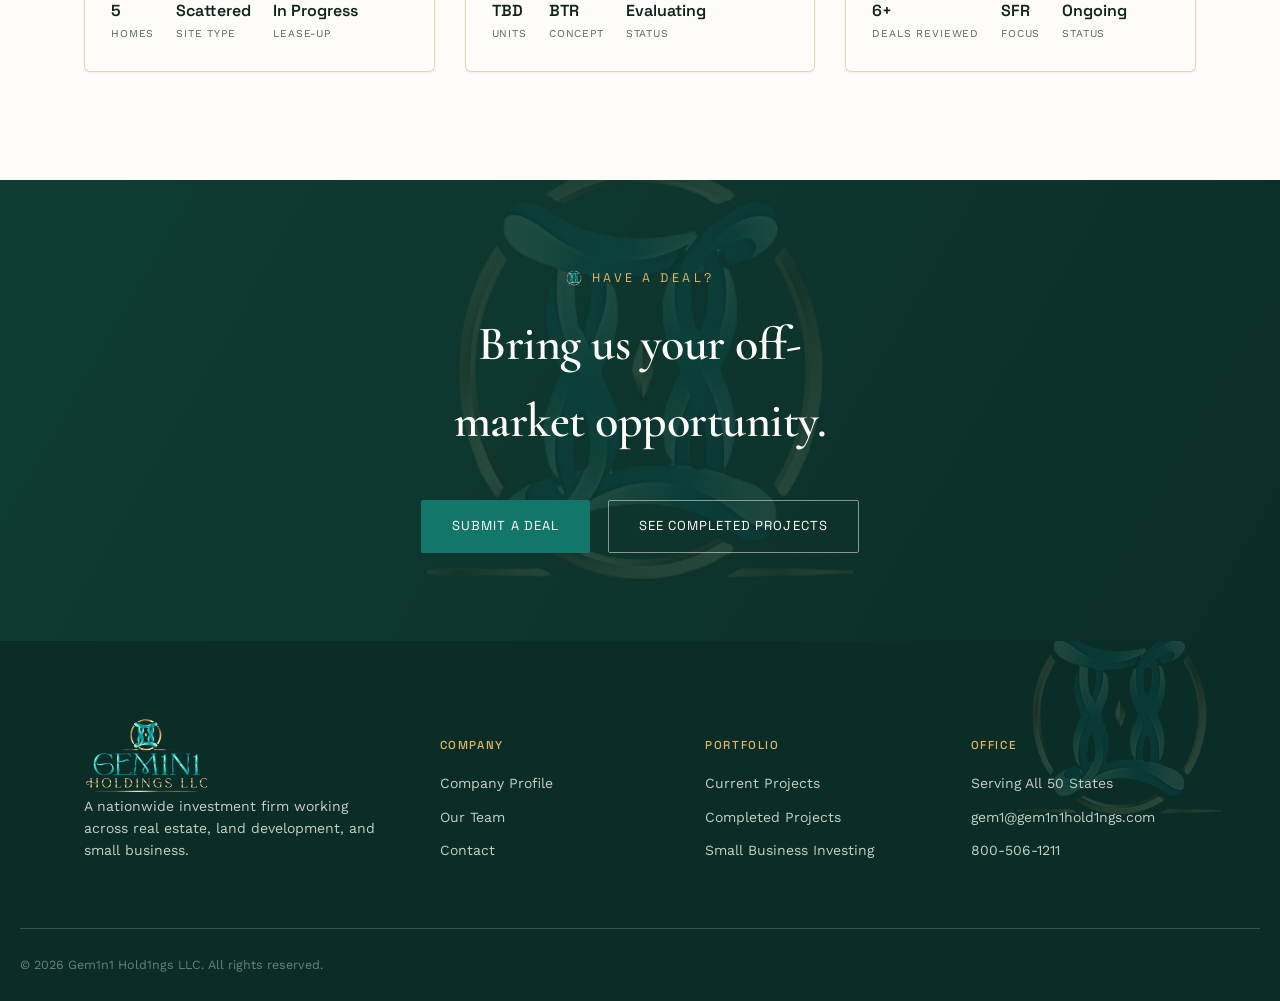
<file: gemini-holdings-site-3/current-projects.html>
<!DOCTYPE html>
<html lang="en">
<head>
<meta charset="UTF-8">
<meta name="viewport" content="width=device-width, initial-scale=1.0">
<title>Current Projects — Gem1n1 Hold1ngs LLC</title>
<meta name="description" content="Active acquisitions and renovations currently in the Gem1n1 Hold1ngs pipeline.">
<link rel="preconnect" href="https://fonts.googleapis.com">
<link href="https://fonts.googleapis.com/css2?family=Cormorant+Garamond:wght@500;600;700&family=Work+Sans:wght@300;400;500;600&family=Space+Grotesk:wght@400;500;600&display=swap" rel="stylesheet">
<link rel="stylesheet" href="style.css">
</head>
<body>


<nav class="site-nav">
  <div class="container nav-row">
    <a href="index.html" class="brand">
      <img src="assets/logo-transparent-cropped.png" alt="Gem1n1 Hold1ngs LLC">
      <span class="brand-word">Gem<b>1</b>n<b>1</b><span>Hold1ngs LLC</span></span>
    </a>
    <button class="nav-toggle" aria-label="Toggle menu"><span></span><span></span><span></span></button>
    <div class="nav-links">
      <a href="index.html">Home</a>
      <a href="company-profile.html">Company Profile</a>
      <a href="leadership.html">Our Team</a>
      <a href="current-projects.html" class="current">Current Projects</a>
      <a href="completed-projects.html">Completed Projects</a>
      <a href="small-business-investing.html">Small Business Investing</a>
      <a href="contact.html" class="nav-cta">Contact</a>
    </div>
  </div>
</nav>

<header class="page-hero">
  <div class="logo-watermark page-hero-watermark spin-fast" data-parallax="0.18"><img src="assets/logo-icon.png" alt=""></div>
  <div class="container">
    <p class="breadcrumb"><a href="index.html">Home</a> / Current Projects</p>
    <p class="eyebrow on-dark mt-24">In the Pipeline</p>
    <h1 class="mt-16">Current Projects</h1>
    <p class="lead">Active acquisitions moving through renovation, lease-up, or stabilization right now. <em>Sample entries below — replace with your live project data.</em></p>
  </div>
</header>

<section class="section">
  <div class="container">
    <div class="project-grid reveal">

      <div class="project-card">
        <div class="project-media">
          <img src="assets/projects/throop-st-chicago.jpg" alt="S Throop St. Chicago" style="width:100%; height:100%; object-fit:cover;">
          <span class="status-tag status-active">Active — Renovation</span>
        </div>
        <div class="project-body">
          <p class="loc">Chicago, IL</p>
          <h4>S Throop St. Chicago</h4>
          <p>A SFR, Chicago acquisition, underwritten on a BRRRR framework: full interior renovation, re-lease at market rents, and a permanent debt refinance upon stabilization.</p>
          <div class="project-meta">
            <div><div class="n">1</div><div class="l">Unit</div></div>
            <div><div class="n">BRRRR</div><div class="l">Strategy</div></div>
            <div><div class="n">Q4 2026</div><div class="l">Target Stabilization</div></div>
          </div>
        </div>
      </div>

      <div class="project-card">
        <div class="project-media">
          <img src="assets/projects/adams-st-tuskegee.jpg" alt="Adams St., Tuskegee, AL" style="width:100%; height:100%; object-fit:cover;">
          <span class="status-tag status-active">Active — Renovation</span>
        </div>
        <div class="project-body">
          <p class="loc">Tuskegee, AL</p>
          <h4>Adams St., Tuskegee</h4>
          <p>A SFR, Tuskegee acquisition, underwritten on a BRRRR framework: full interior renovation, re-lease at market rents, and a permanent debt refinance upon stabilization.</p>
          <div class="project-meta">
            <div><div class="n">1</div><div class="l">Unit</div></div>
            <div><div class="n">BRRRR</div><div class="l">Strategy</div></div>
            <div><div class="n">Q4 2026</div><div class="l">Target Stabilization</div></div>
          </div>
        </div>
      </div>

      <div class="project-card">
        <div class="project-media">
          <img src="assets/projects/el-parque-ave-lasvegas.jpg" alt="El Parque Ave., Las Vegas, NV" style="width:100%; height:100%; object-fit:cover;">
          <span class="status-tag status-active">Active — Renovation</span>
        </div>
        <div class="project-body">
          <p class="loc">Las Vegas, NV</p>
          <h4>El Parque Ave., Las Vegas</h4>
          <p>A SFR, Las Vegas acquisition, underwritten on a BRRRR framework: full interior renovation, re-lease at market rents, and a permanent debt refinance upon stabilization.</p>
          <div class="project-meta">
            <div><div class="n">1</div><div class="l">Unit</div></div>
            <div><div class="n">BRRRR</div><div class="l">Strategy</div></div>
            <div><div class="n">Q4 2026</div><div class="l">Target Stabilization</div></div>
          </div>
        </div>
      </div>

      <div class="project-card">
        <div class="project-media">
          <svg viewBox="0 0 400 260" preserveAspectRatio="xMidYMid slice">
            <rect width="400" height="260" fill="#eef7f4"/>
            <g stroke="#2fb4a3" stroke-width="1.2" fill="none" opacity="0.85">
              <path d="M60 210 L60 130 L200 60 L340 130 L340 210 Z"/>
              <line x1="60" y1="170" x2="340" y2="170"/>
              <line x1="150" y1="210" x2="150" y2="170"/>
              <line x1="250" y1="210" x2="250" y2="170"/>
            </g>
          </svg>
          <span class="status-tag status-active">Active — Lease-Up</span>
        </div>
        <div class="project-body">
          <p class="loc">Sample Listing</p>
          <h4>Riverside Row Portfolio</h4>
          <p>A five-home scattered-site portfolio, fully renovated and now in active lease-up ahead of a planned cash-out refinance.</p>
          <div class="project-meta">
            <div><div class="n">5</div><div class="l">Homes</div></div>
            <div><div class="n">Scattered</div><div class="l">Site Type</div></div>
            <div><div class="n">In Progress</div><div class="l">Lease-Up</div></div>
          </div>
        </div>
      </div>

      <div class="project-card">
        <div class="project-media">
          <svg viewBox="0 0 400 260" preserveAspectRatio="xMidYMid slice">
            <rect width="400" height="260" fill="#eef7f4"/>
            <circle cx="200" cy="130" r="58" fill="none" stroke="#c99a3f" stroke-width="1.2"/>
            <path d="M160 105 C 175 95, 180 130, 200 130 C 220 130, 225 95, 240 105" stroke="#59d8c3" stroke-width="2.5" fill="none"/>
          </svg>
          <span class="status-tag status-reno">Underwriting</span>
        </div>
        <div class="project-body">
          <p class="loc">Sample Listing</p>
          <h4>Build-to-Rent Feasibility Study</h4>
          <p>Early-stage underwriting on a small-lot build-to-rent concept, evaluating modular construction partners against traditional stick-built cost comparisons.</p>
          <div class="project-meta">
            <div><div class="n">TBD</div><div class="l">Units</div></div>
            <div><div class="n">BTR</div><div class="l">Concept</div></div>
            <div><div class="n">Evaluating</div><div class="l">Status</div></div>
          </div>
        </div>
      </div>

      <div class="project-card">
        <div class="project-media">
          <svg viewBox="0 0 400 260" preserveAspectRatio="xMidYMid slice">
            <rect width="400" height="260" fill="#eef7f4"/>
            <g stroke="#e0b563" stroke-width="1" opacity="0.6">
              <line x1="40" y1="40" x2="40" y2="220"/><line x1="120" y1="40" x2="120" y2="220"/><line x1="200" y1="40" x2="200" y2="220"/><line x1="280" y1="40" x2="280" y2="220"/><line x1="360" y1="40" x2="360" y2="220"/>
              <line x1="40" y1="90" x2="360" y2="90"/><line x1="40" y1="170" x2="360" y2="170"/>
            </g>
          </svg>
          <span class="status-tag status-reno">Sourcing</span>
        </div>
        <div class="project-body">
          <p class="loc">Nationwide — Sample Listing</p>
          <h4>Next Acquisition Pipeline</h4>
          <p>An ongoing pipeline of off-market real estate, land, and small business opportunities currently in preliminary underwriting across the country.</p>
          <div class="project-meta">
            <div><div class="n">6+</div><div class="l">Deals Reviewed</div></div>
            <div><div class="n">SFR</div><div class="l">Focus</div></div>
            <div><div class="n">Ongoing</div><div class="l">Status</div></div>
          </div>
        </div>
      </div>

    </div>
  </div>
</section>

<section class="cta-band">
  <div class="logo-watermark cta-watermark" data-parallax="0.12"><img src="assets/logo-icon.png" alt=""></div>
  <div class="container">
    <p class="eyebrow on-dark center" style="justify-content:center;">Have a Deal?</p>
    <h2>Bring us your off-market opportunity.</h2>
    <div class="actions mt-40">
      <a href="contact.html" class="btn btn-solid">Submit a Deal</a>
      <a href="completed-projects.html" class="btn btn-outline">See Completed Projects</a>
    </div>
  </div>
</section>

<footer class="site-footer">
  <div class="logo-watermark footer-watermark spin-slower" data-parallax="0.08"><img src="assets/logo-icon.png" alt=""></div>
  <div class="container footer-grid">
    <div class="footer-brand">
      <a href="index.html" class="brand">
        <img src="assets/logo-transparent-cropped.png" alt="Gem1n1 Hold1ngs LLC">
        <span class="brand-word">Gem<b>1</b>n<b>1</b><span>Hold1ngs LLC</span></span>
      </a>
      <p>A nationwide investment firm working across real estate, land development, and small business.</p>
    </div>
    <div class="footer-col">
      <h5>Company</h5>
      <a href="company-profile.html">Company Profile</a>
      <a href="leadership.html">Our Team</a>
      <a href="contact.html">Contact</a>
    </div>
    <div class="footer-col">
      <h5>Portfolio</h5>
      <a href="current-projects.html">Current Projects</a>
      <a href="completed-projects.html">Completed Projects</a>
      <a href="small-business-investing.html">Small Business Investing</a>
    </div>
    <div class="footer-col">
      <h5>Office</h5>
      <p>Serving All 50 States</p>
      <a href="mailto:gem1@gem1n1hold1ngs.com">gem1@gem1n1hold1ngs.com</a>
      <a href="tel:+18005061211">800-506-1211</a>
    </div>
  </div>
  <div class="container footer-bottom">
    <span>© <span class="js-year"></span> Gem1n1 Hold1ngs LLC. All rights reserved.</span>
  </div>
</footer>

<script src="script.js"></script>
</body>
</html>
</file>
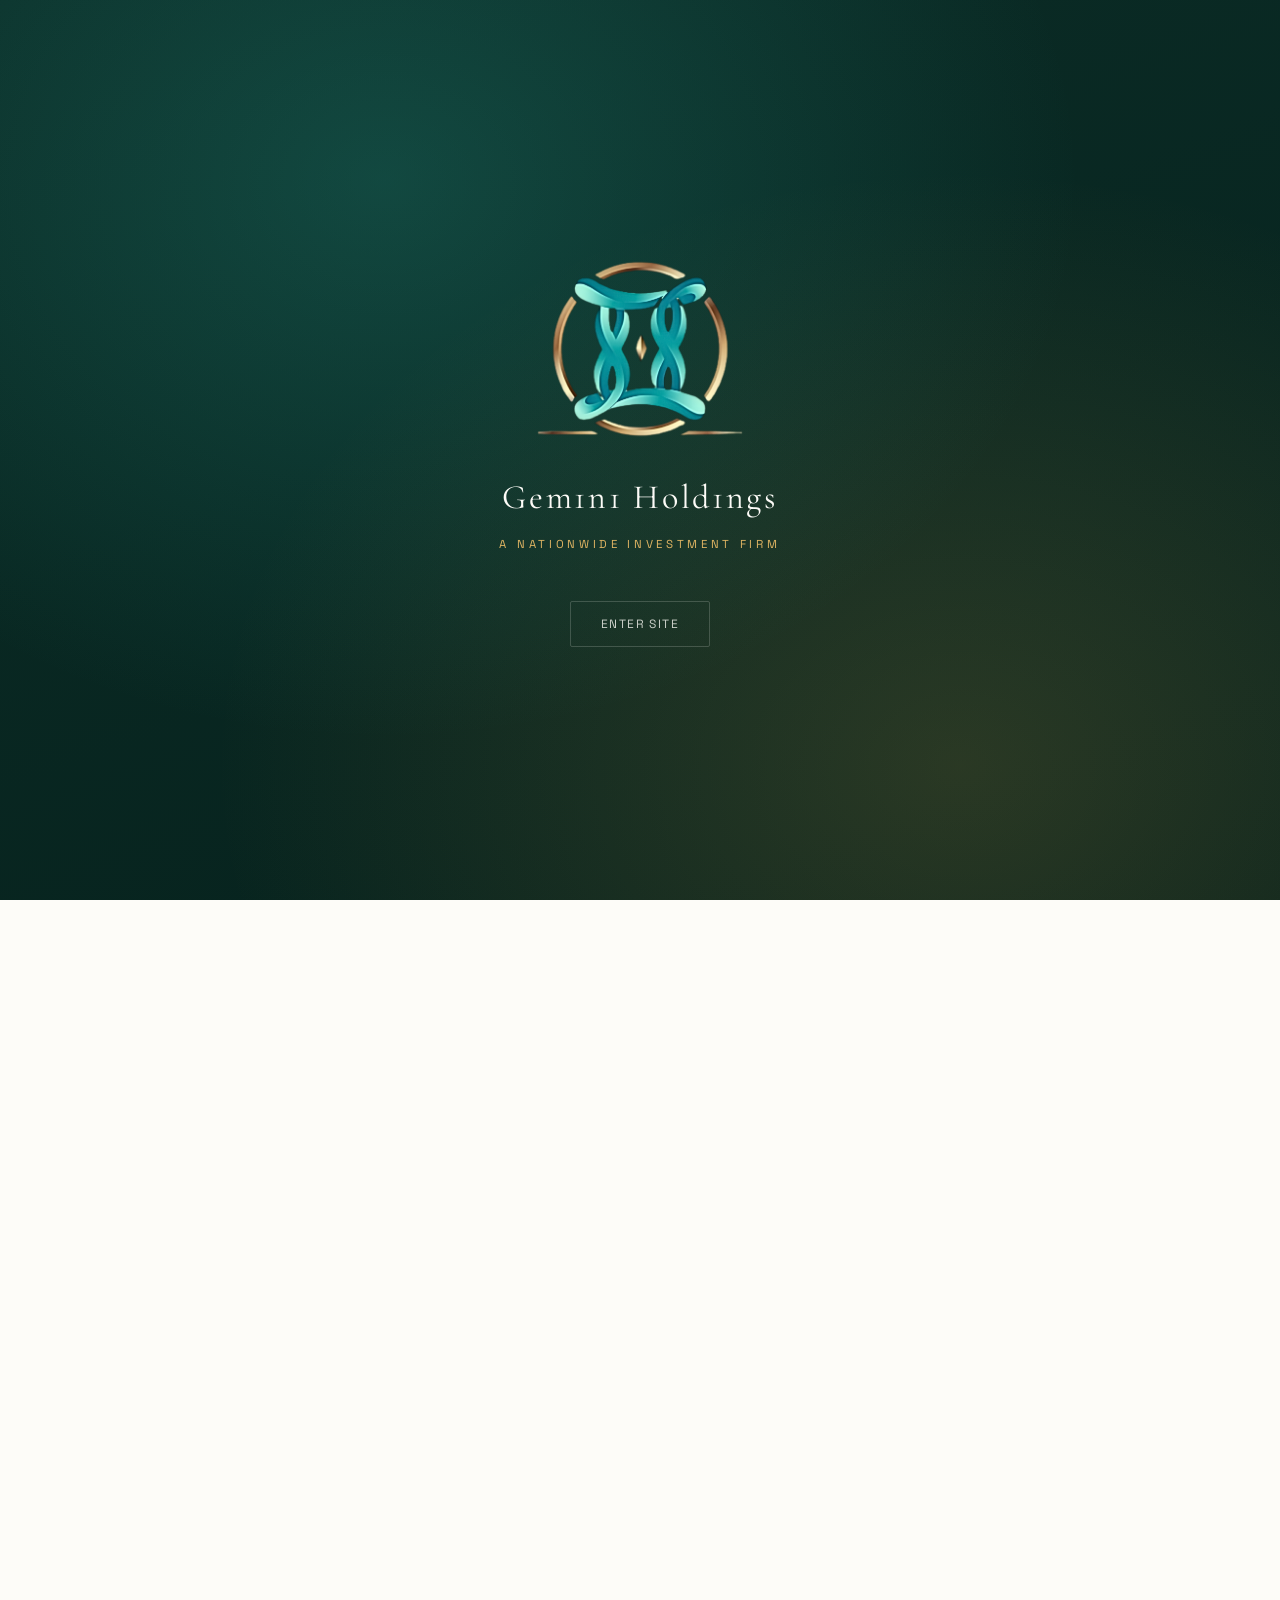
<file: gemini-holdings-site-3/index-3.html>
<!DOCTYPE html>
<html lang="en">
<head>
<meta charset="UTF-8">
<meta name="viewport" content="width=device-width, initial-scale=1.0">
<title>Gem1n1 Hold1ngs LLC — Nationwide Investment Firm</title>
<meta name="description" content="Gem1n1 Hold1ngs is a nationwide investment firm working across real estate, land development, and small business — pairing steady cash flow with long-term growth in every deal we underwrite.">
<link rel="preconnect" href="https://fonts.googleapis.com">
<link href="https://fonts.googleapis.com/css2?family=Cormorant+Garamond:wght@500;600;700&family=Work+Sans:wght@300;400;500;600&family=Space+Grotesk:wght@400;500;600&display=swap" rel="stylesheet">
<link rel="stylesheet" href="style.css">
</head>
<body>

<!-- SPLASH / COVER SCREEN -->
<div class="splash">
  <img class="splash-mark" src="assets/logo-icon.png" alt="Gem1n1 Hold1ngs LLC">
  <div class="splash-word">Gem1n1 Hold1ngs</div>
  <div class="splash-tag">A Nationwide Investment Firm</div>
  <button type="button" class="splash-enter">Enter Site</button>
</div>


<!-- NAV -->
<nav class="site-nav">
  <div class="container nav-row">
    <a href="index.html" class="brand">
      <img src="assets/logo-transparent-cropped.png" alt="Gem1n1 Hold1ngs LLC">
      <span class="brand-word">Gem<b>1</b>n<b>1</b><span>Hold1ngs LLC</span></span>
    </a>
    <button class="nav-toggle" aria-label="Toggle menu"><span></span><span></span><span></span></button>
    <div class="nav-links">
      <a href="index.html" class="current">Home</a>
      <a href="company-profile.html">Company Profile</a>
      <a href="leadership.html">Our Team</a>
      <a href="current-projects.html">Current Projects</a>
      <a href="completed-projects.html">Completed Projects</a>
      <a href="small-business-investing.html">Small Business Investing</a>
      <a href="contact.html" class="nav-cta">Contact</a>
    </div>
  </div>
</nav>

<!-- VIDEO HERO -->
<header class="video-hero">
  <video autoplay muted loop playsinline poster="assets/video/hero-forest-city-poster.jpg" data-parallax="0.22" data-parallax-scale="true">
    <source src="assets/video/hero-forest-city.webm" type="video/webm">
    <source src="assets/video/hero-forest-city.mp4" type="video/mp4">
  </video>
  <div class="hero-inner">
    <p class="eyebrow">Gem1n1 Hold1ngs LLC — Nationwide Investment Firm</p>
    <h1 class="mt-16">Capital deployed<span class="line2"><em>across every asset class.</em></span></h1>
    <p class="hero-sub">Gem1n1 Hold1ngs invests across real estate, land development, and small business — wherever the opportunity is, coast to coast. One underwriting standard, three ways to put capital to work.</p>
    <div class="hero-actions">
      <a href="current-projects.html" class="btn btn-solid">View Current Projects</a>
      <a href="company-profile.html" class="btn btn-outline">Company Profile</a>
    </div>
  </div>
  <div class="scroll-cue"><span></span>Scroll</div>
</header>

<!-- MIRRORED STATS -->
<section class="stat-strip">
  <div class="stat-grid">
    <div class="stat">
      <div class="n">50</div>
      <div class="l">States Served — Nationwide Investment Platform</div>
    </div>
    <div class="stat">
      <div class="n">3</div>
      <div class="l">Verticals — Real Estate, Land &amp; Small Business</div>
    </div>
    <div class="stat">
      <div class="n">BRRRR</div>
      <div class="l">Strategy — Buy, Rehab, Rent, Refinance, Repeat</div>
    </div>
    <div class="stat">
      <div class="n">100%</div>
      <div class="l">Investor-Aligned Capital on Every Deal</div>
    </div>
  </div>
</section>

<!-- OUR SERVICES -->
<section class="section tight blob-host">
  <div class="parallax-blob" data-parallax="0.1" style="width:520px; height:520px; left:-160px; top:-80px; background: radial-gradient(circle, rgba(47,180,163,0.16), transparent 70%);"></div>
  <div class="parallax-blob" data-parallax="0.16" style="width:420px; height:420px; right:-140px; bottom:-100px; background: radial-gradient(circle, rgba(201,154,63,0.14), transparent 70%);"></div>
  <div class="container">
    <div class="section-head reveal">
      <p class="eyebrow">What We Do</p>
      <h2>Our Services</h2>
      <p class="lead">Gem1n1 Hold1ngs invests across three core lines of business nationwide, each held to the same underwriting discipline.</p>
    </div>
    <div class="card-grid cols-3 reveal">
      <div class="card">
        <div class="idx">01</div>
        <h4>Real Estate Investment</h4>
        <p>Acquisition, renovation, and management of single-family and small multifamily property using a disciplined BRRRR framework to pair steady cash flow with forced equity.</p>
        <a href="current-projects.html" class="btn btn-dark mt-24">View Real Estate Projects →</a>
      </div>
      <div class="card">
        <div class="idx">02</div>
        <h4>Land Development Investment</h4>
        <p>Raw and entitled land acquisition, rezoning, and horizontal development positioned ahead of growth corridors nationwide.</p>
        <a href="current-projects.html" class="btn btn-dark mt-24">View Land Projects →</a>
      </div>
      <div class="card">
        <div class="idx">03</div>
        <h4>Small Business Investing</h4>
        <p>Equity partnerships, revenue-share financing, and acquisition partnerships with established small businesses across the country.</p>
        <a href="small-business-investing.html" class="btn btn-dark mt-24">Explore Small Business Investing →</a>
      </div>
    </div>
  </div>
</section>

<div class="ribbon-divider">
  <svg viewBox="0 0 240 100" fill="none" xmlns="http://www.w3.org/2000/svg" aria-hidden="true">
    <line x1="4" y1="50" x2="82" y2="50" stroke="#c99a3f" stroke-width="1"/>
    <line x1="158" y1="50" x2="236" y2="50" stroke="#c99a3f" stroke-width="1"/>
    <circle cx="120" cy="50" r="34" stroke="#c99a3f" stroke-width="1.4"/>
    <path d="M92 32 C 108 24, 112 50, 120 50 C 128 50, 132 24, 148 32" stroke="#2fb4a3" stroke-width="3" stroke-linecap="round"/>
    <path d="M92 68 C 108 76, 112 50, 120 50 C 128 50, 132 76, 148 68" stroke="#2fb4a3" stroke-width="3" stroke-linecap="round"/>
  </svg>
</div>

<!-- ABOUT TEASER — TWIN SPLIT -->
<section class="section">
  <div class="container">
    <div class="twin-split reveal">
      <div class="panel">
        <p class="eyebrow">The Firm</p>
        <h3 class="mt-16">Two disciplines. One underwriting standard.</h3>
        <p class="mt-16">Gem1n1 Hold1ngs was built on a simple premise: every asset should work two jobs at once — producing dependable income today while building equity for tomorrow. Real estate, land, or small business, we hold every deal to the same underwriting bar before capital moves.</p>
        <a href="company-profile.html" class="btn btn-dark mt-24">Read the Company Profile →</a>
      </div>
      <div class="divider"></div>
      <div class="panel">
        <div class="art-panel">
          <div class="art-panel-logo"><img src="assets/logo-icon.png" alt=""></div>
          <div class="cap"><span>Fig. 01</span><span>Nationwide Platform</span></div>
        </div>
      </div>
    </div>
  </div>
</section>

<!-- STRATEGY PILLARS -->
<section class="section tight on-dark blob-host">
  <div class="parallax-blob" data-parallax="0.14" style="width:480px; height:480px; right:-150px; top:20%; background: radial-gradient(circle, rgba(47,180,163,0.18), transparent 70%);"></div>
  <div class="container">
    <div class="section-head reveal">
      <p class="eyebrow">How We Invest</p>
      <h2>Four disciplines, one pipeline.</h2>
      <p class="lead">From sourcing to disposition, each acquisition moves through the same four-stage process — so every asset in the portfolio meets the same standard, regardless of asset class or market.</p>
    </div>
    <div class="card-grid reveal">
      <div class="card">
        <div class="idx">01</div>
        <h4>Acquire</h4>
        <p>We source off-market real estate, land, and small business opportunities nationwide in markets with strong fundamentals and durable demand.</p>
      </div>
      <div class="card">
        <div class="idx">02</div>
        <h4>Develop</h4>
        <p>In-house project management controls scope, cost, and timeline on every renovation, entitlement, or build-out.</p>
      </div>
      <div class="card">
        <div class="idx">03</div>
        <h4>Operate</h4>
        <p>Disciplined management protects occupancy, NOI, and operating performance once an asset is stabilized and placed in service.</p>
      </div>
      <div class="card">
        <div class="idx">04</div>
        <h4>Recapitalize</h4>
        <p>Once stabilized, we recapitalize to return capital efficiently and redeploy it into the next acquisition — repeating the cycle.</p>
      </div>
    </div>
  </div>
</section>

<!-- RENOVATION VIDEO BAND -->
<section class="video-band">
  <video autoplay muted loop playsinline poster="assets/video/renovation-poster.jpg" data-parallax="0.22" data-parallax-scale="true">
    <source src="assets/video/renovation.webm" type="video/webm">
    <source src="assets/video/renovation.mp4" type="video/mp4">
  </video>
  <div class="container">
    <p class="eyebrow">Inside the Work</p>
    <h3 class="mt-16">Renovation is where equity gets created.</h3>
    <p>From cosmetic turns to full gut renovations, our in-house project oversight is what allows us to force equity into every property we touch — not just wait for the market to create it.</p>
    <a href="current-projects.html" class="btn btn-outline mt-24">See Projects in Progress</a>
  </div>
</section>

<!-- FEATURED PROJECT -->
<section class="section">
  <div class="container">
    <div class="section-head reveal">
      <p class="eyebrow">Featured Project</p>
      <h2>Currently in the pipeline.</h2>
      <p class="lead">A look at one of the active positions moving through acquisition and renovation right now. Full detail lives on the Current Projects page.</p>
    </div>
    <div class="project-grid reveal" style="grid-template-columns: 1fr;">
      <div class="project-card featured-project-card" style="display:grid;">
        <div class="project-media" style="aspect-ratio:auto;">
          <img src="assets/projects/adams-st-tuskegee.jpg" alt="Adams St., Tuskegee, AL" style="width:100%; height:100%; object-fit:cover;">
          <span class="status-tag status-active" style="position:static; display:inline-flex; margin:16px;">Active — Under Renovation</span>
        </div>
        <div class="project-body">
          <p class="loc">Tuskegee, AL</p>
          <h4>Adams St., Tuskegee</h4>
          <p>A SFR, Tuskegee acquisition, underwritten on a BRRRR framework: full interior renovation, re-lease at market rents, and a permanent debt refinance upon stabilization.</p>
          <div class="project-meta">
            <div><div class="n">1</div><div class="l">Unit</div></div>
            <div><div class="n">BRRRR</div><div class="l">Strategy</div></div>
            <div><div class="n">Q4 2026</div><div class="l">Target Stabilization</div></div>
          </div>
        </div>
      </div>
    </div>
    <div class="center mt-40">
      <a href="current-projects.html" class="btn btn-dark">See All Current Projects →</a>
    </div>
  </div>
</section>

<!-- CTA BAND -->
<section class="cta-band">
  <div class="logo-watermark cta-watermark" data-parallax="0.12"><img src="assets/logo-icon.png" alt=""></div>
  <div class="container">
    <p class="eyebrow center" style="justify-content:center;">Partner With Us</p>
    <h2>Capital and opportunity, working the same two jobs.</h2>
    <p class="hero-sub" style="margin-left:auto; margin-right:auto; text-align:center;">Whether you're a capital partner, a broker with a deal, or a business owner exploring a partnership, we'd like to hear from you — wherever you are in the country.</p>
    <div class="actions mt-40">
      <a href="contact.html" class="btn btn-solid">Get In Touch</a>
      <a href="leadership.html" class="btn btn-outline">Meet the Team</a>
    </div>
  </div>
</section>

<!-- FOOTER -->
<footer class="site-footer">
  <div class="logo-watermark footer-watermark spin-slower" data-parallax="0.08"><img src="assets/logo-icon.png" alt=""></div>
  <div class="container footer-grid">
    <div class="footer-brand">
      <a href="index.html" class="brand">
        <img src="assets/logo-transparent-cropped.png" alt="Gem1n1 Hold1ngs LLC">
        <span class="brand-word">Gem<b>1</b>n<b>1</b><span>Hold1ngs LLC</span></span>
      </a>
      <p>A nationwide investment firm working across real estate, land development, and small business.</p>
    </div>
    <div class="footer-col">
      <h5>Company</h5>
      <a href="company-profile.html">Company Profile</a>
      <a href="leadership.html">Our Team</a>
      <a href="contact.html">Contact</a>
    </div>
    <div class="footer-col">
      <h5>Portfolio</h5>
      <a href="current-projects.html">Current Projects</a>
      <a href="completed-projects.html">Completed Projects</a>
      <a href="small-business-investing.html">Small Business Investing</a>
    </div>
    <div class="footer-col">
      <h5>Contact</h5>
      <p>Serving All 50 States</p>
      <a href="mailto:gem1@gem1n1hold1ngs.com">gem1@gem1n1hold1ngs.com</a>
      <a href="tel:+18005061211">800-506-1211</a>
    </div>
  </div>
  <div class="container footer-bottom">
    <span>© <span class="js-year"></span> Gem1n1 Hold1ngs LLC. All rights reserved.</span>
  </div>
</footer>

<script src="script.js"></script>
</body>
</html>
</file>
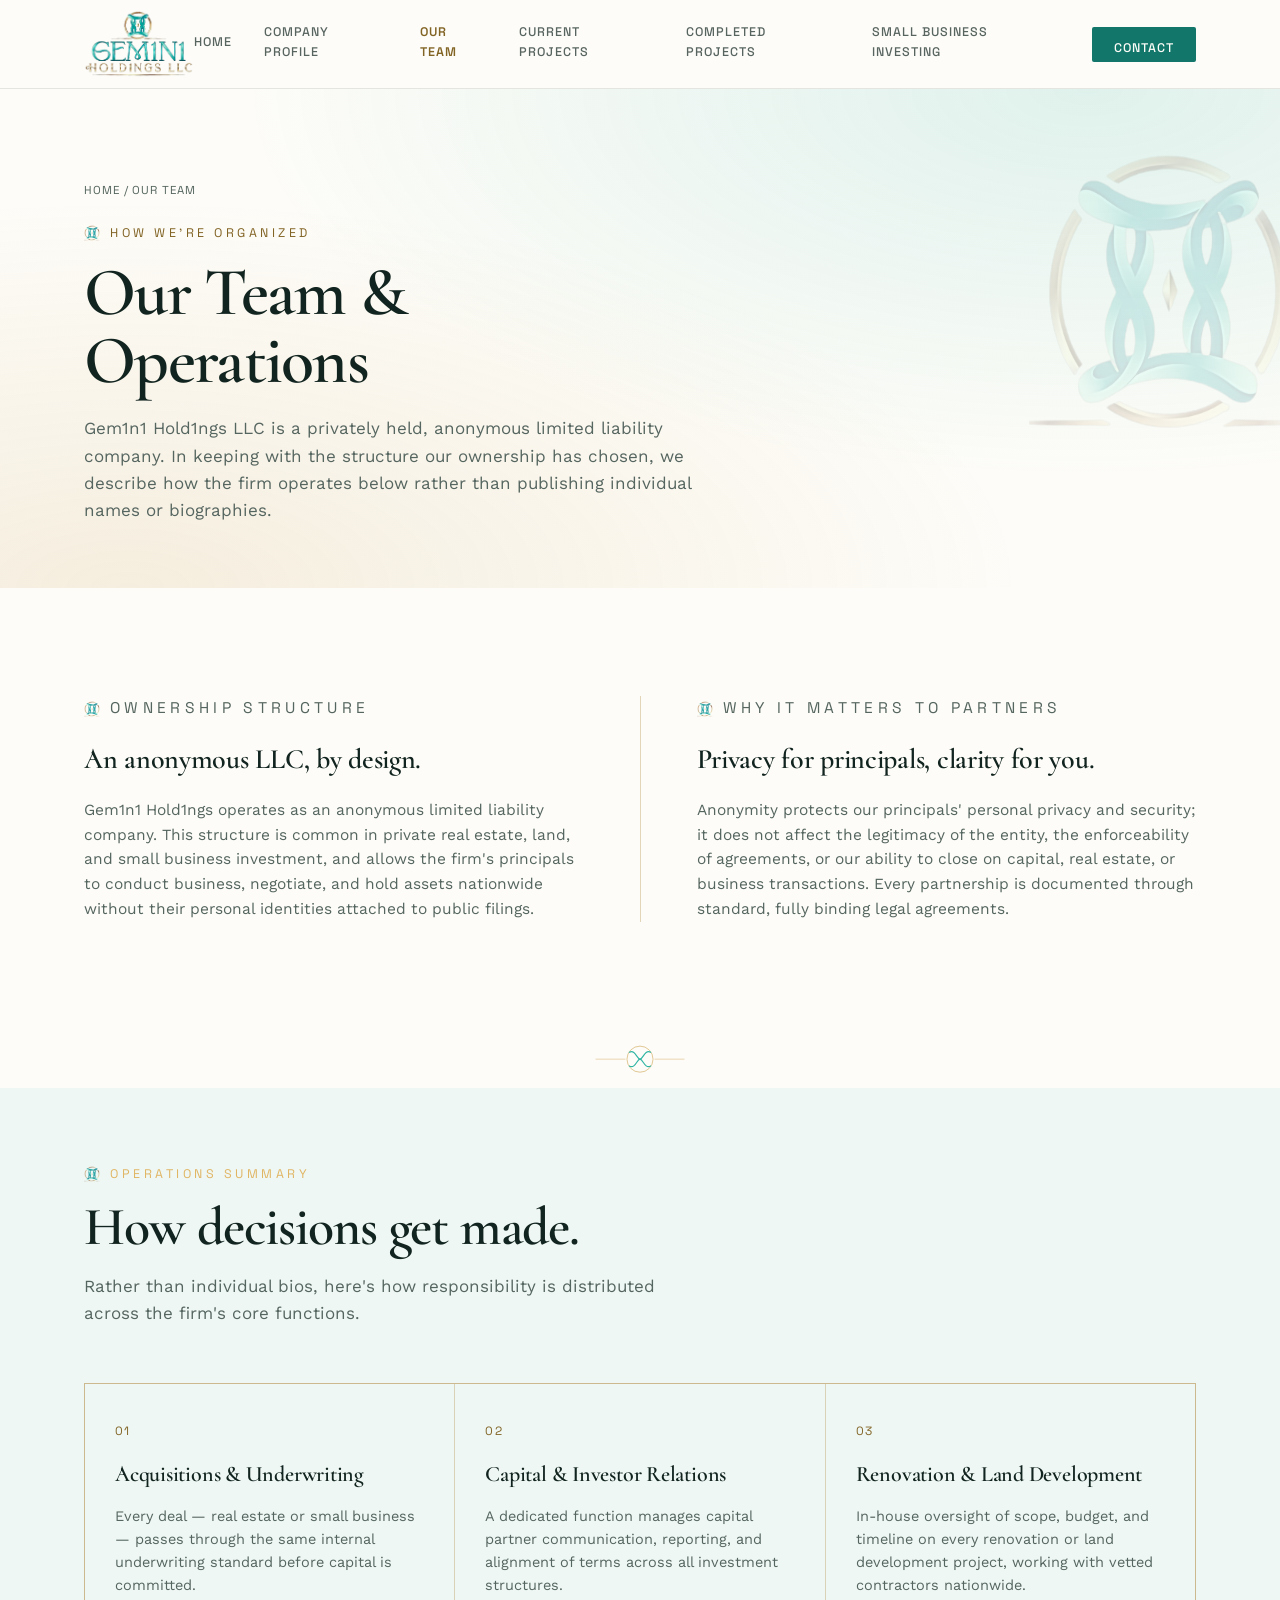
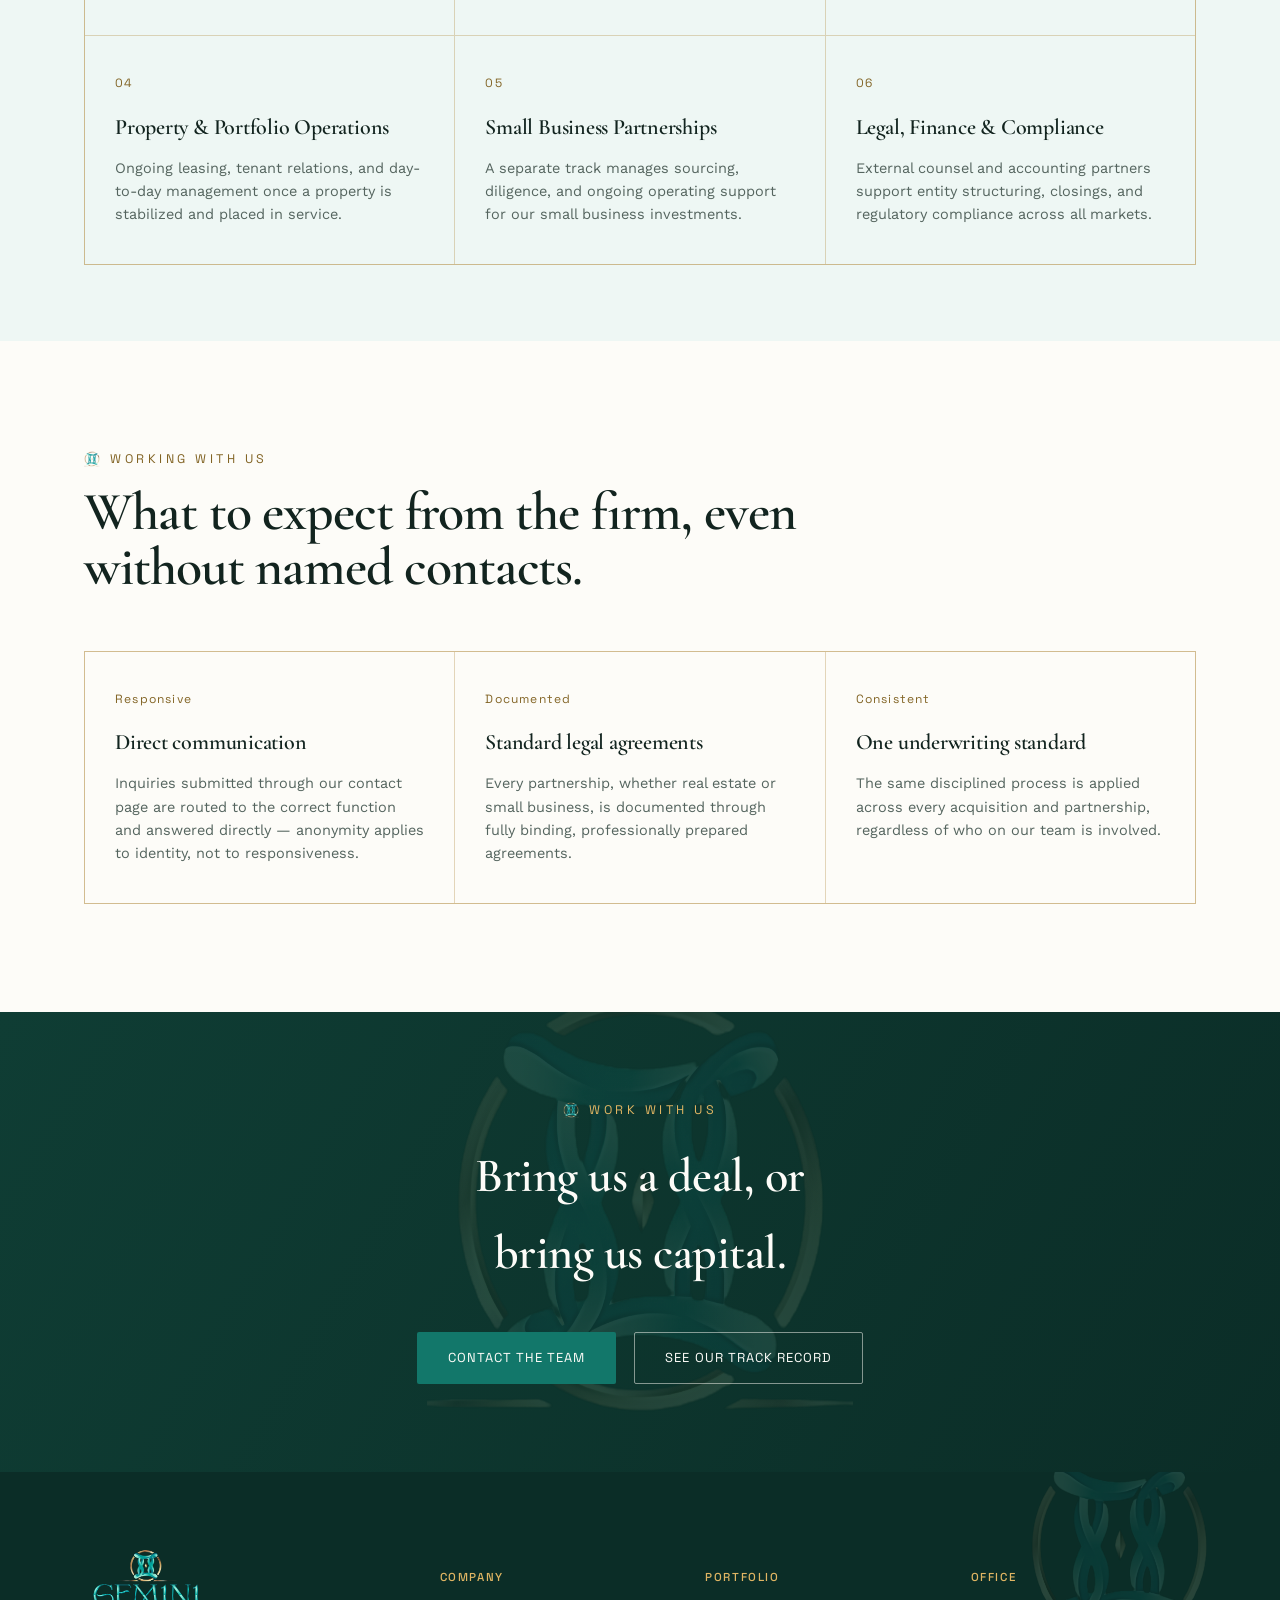
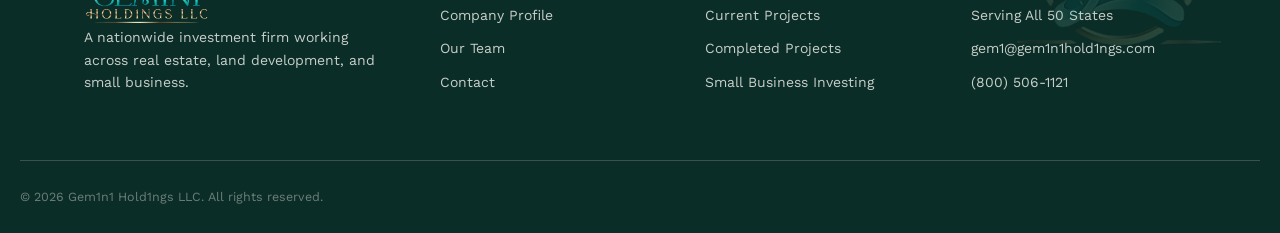
<file: gemini-holdings-site-3/leadership.html>
<!DOCTYPE html>
<html lang="en">
<head>
<meta charset="UTF-8">
<meta name="viewport" content="width=device-width, initial-scale=1.0">
<title>Our Team — Gem1n1 Hold1ngs LLC</title>
<meta name="description" content="An overview of how Gem1n1 Hold1ngs is organized and operated, structured as a privately held, anonymous LLC.">
<link rel="preconnect" href="https://fonts.googleapis.com">
<link href="https://fonts.googleapis.com/css2?family=Cormorant+Garamond:wght@500;600;700&family=Work+Sans:wght@300;400;500;600&family=Space+Grotesk:wght@400;500;600&display=swap" rel="stylesheet">
<link rel="stylesheet" href="style.css">
</head>
<body>


<nav class="site-nav">
  <div class="container nav-row">
    <a href="index.html" class="brand">
      <img src="assets/logo-transparent-cropped.png" alt="Gem1n1 Hold1ngs LLC">
      <span class="brand-word">Gem<b>1</b>n<b>1</b><span>Hold1ngs LLC</span></span>
    </a>
    <button class="nav-toggle" aria-label="Toggle menu"><span></span><span></span><span></span></button>
    <div class="nav-links">
      <a href="index.html">Home</a>
      <a href="company-profile.html">Company Profile</a>
      <a href="leadership.html" class="current">Our Team</a>
      <a href="current-projects.html">Current Projects</a>
      <a href="completed-projects.html">Completed Projects</a>
      <a href="small-business-investing.html">Small Business Investing</a>
      <a href="contact.html" class="nav-cta">Contact</a>
    </div>
  </div>
</nav>

<header class="page-hero">
  <div class="logo-watermark page-hero-watermark spin-fast" data-parallax="0.18"><img src="assets/logo-icon.png" alt=""></div>
  <div class="container">
    <p class="breadcrumb"><a href="index.html">Home</a> / Our Team</p>
    <p class="eyebrow on-dark mt-24">How We're Organized</p>
    <h1 class="mt-16">Our Team &amp; Operations</h1>
    <p class="lead">Gem1n1 Hold1ngs LLC is a privately held, anonymous limited liability company. In keeping with the structure our ownership has chosen, we describe how the firm operates below rather than publishing individual names or biographies.</p>
  </div>
</header>

<section class="section">
  <div class="container">
    <div class="twin-split reveal">
      <div class="panel">
        <p class="eyebrow">Ownership Structure</p>
        <h3 class="mt-16">An anonymous LLC, by design.</h3>
        <p class="mt-16">Gem1n1 Hold1ngs operates as an anonymous limited liability company. This structure is common in private real estate, land, and small business investment, and allows the firm's principals to conduct business, negotiate, and hold assets nationwide without their personal identities attached to public filings.</p>
      </div>
      <div class="divider"></div>
      <div class="panel">
        <p class="eyebrow">Why It Matters to Partners</p>
        <h3 class="mt-16">Privacy for principals, clarity for you.</h3>
        <p class="mt-16">Anonymity protects our principals' personal privacy and security; it does not affect the legitimacy of the entity, the enforceability of agreements, or our ability to close on capital, real estate, or business transactions. Every partnership is documented through standard, fully binding legal agreements.</p>
      </div>
    </div>
  </div>
</section>

<div class="ribbon-divider">
  <svg viewBox="0 0 240 100" fill="none" xmlns="http://www.w3.org/2000/svg" aria-hidden="true">
    <line x1="4" y1="50" x2="82" y2="50" stroke="#c99a3f" stroke-width="1"/>
    <line x1="158" y1="50" x2="236" y2="50" stroke="#c99a3f" stroke-width="1"/>
    <circle cx="120" cy="50" r="34" stroke="#c99a3f" stroke-width="1.4"/>
    <path d="M92 32 C 108 24, 112 50, 120 50 C 128 50, 132 24, 148 32" stroke="#2fb4a3" stroke-width="3" stroke-linecap="round"/>
    <path d="M92 68 C 108 76, 112 50, 120 50 C 128 50, 132 76, 148 68" stroke="#2fb4a3" stroke-width="3" stroke-linecap="round"/>
  </svg>
</div>

<!-- OPERATIONS SUMMARY -->
<section class="section tight on-dark">
  <div class="container">
    <div class="section-head reveal">
      <p class="eyebrow on-dark">Operations Summary</p>
      <h2>How decisions get made.</h2>
      <p class="lead">Rather than individual bios, here's how responsibility is distributed across the firm's core functions.</p>
    </div>
    <div class="card-grid cols-3 reveal">
      <div class="card">
        <div class="idx">01</div>
        <h4>Acquisitions &amp; Underwriting</h4>
        <p>Every deal — real estate or small business — passes through the same internal underwriting standard before capital is committed.</p>
      </div>
      <div class="card">
        <div class="idx">02</div>
        <h4>Capital &amp; Investor Relations</h4>
        <p>A dedicated function manages capital partner communication, reporting, and alignment of terms across all investment structures.</p>
      </div>
      <div class="card">
        <div class="idx">03</div>
        <h4>Renovation &amp; Land Development</h4>
        <p>In-house oversight of scope, budget, and timeline on every renovation or land development project, working with vetted contractors nationwide.</p>
      </div>
      <div class="card">
        <div class="idx">04</div>
        <h4>Property &amp; Portfolio Operations</h4>
        <p>Ongoing leasing, tenant relations, and day-to-day management once a property is stabilized and placed in service.</p>
      </div>
      <div class="card">
        <div class="idx">05</div>
        <h4>Small Business Partnerships</h4>
        <p>A separate track manages sourcing, diligence, and ongoing operating support for our small business investments.</p>
      </div>
      <div class="card">
        <div class="idx">06</div>
        <h4>Legal, Finance &amp; Compliance</h4>
        <p>External counsel and accounting partners support entity structuring, closings, and regulatory compliance across all markets.</p>
      </div>
    </div>
  </div>
</section>

<section class="section">
  <div class="container">
    <div class="section-head reveal">
      <p class="eyebrow">Working With Us</p>
      <h2>What to expect from the firm, even without named contacts.</h2>
    </div>
    <div class="card-grid cols-3 reveal">
      <div class="card">
        <div class="idx">Responsive</div>
        <h4>Direct communication</h4>
        <p>Inquiries submitted through our contact page are routed to the correct function and answered directly — anonymity applies to identity, not to responsiveness.</p>
      </div>
      <div class="card">
        <div class="idx">Documented</div>
        <h4>Standard legal agreements</h4>
        <p>Every partnership, whether real estate or small business, is documented through fully binding, professionally prepared agreements.</p>
      </div>
      <div class="card">
        <div class="idx">Consistent</div>
        <h4>One underwriting standard</h4>
        <p>The same disciplined process is applied across every acquisition and partnership, regardless of who on our team is involved.</p>
      </div>
    </div>
  </div>
</section>

<section class="cta-band">
  <div class="logo-watermark cta-watermark" data-parallax="0.12"><img src="assets/logo-icon.png" alt=""></div>
  <div class="container">
    <p class="eyebrow on-dark center" style="justify-content:center;">Work With Us</p>
    <h2>Bring us a deal, or bring us capital.</h2>
    <div class="actions mt-40">
      <a href="contact.html" class="btn btn-solid">Contact the Team</a>
      <a href="completed-projects.html" class="btn btn-outline">See Our Track Record</a>
    </div>
  </div>
</section>

<footer class="site-footer">
  <div class="logo-watermark footer-watermark spin-slower" data-parallax="0.08"><img src="assets/logo-icon.png" alt=""></div>
  <div class="container footer-grid">
    <div class="footer-brand">
      <a href="index.html" class="brand">
        <img src="assets/logo-transparent-cropped.png" alt="Gem1n1 Hold1ngs LLC">
        <span class="brand-word">Gem<b>1</b>n<b>1</b><span>Hold1ngs LLC</span></span>
      </a>
      <p>A nationwide investment firm working across real estate, land development, and small business.</p>
    </div>
    <div class="footer-col">
      <h5>Company</h5>
      <a href="company-profile.html">Company Profile</a>
      <a href="leadership.html">Our Team</a>
      <a href="contact.html">Contact</a>
    </div>
    <div class="footer-col">
      <h5>Portfolio</h5>
      <a href="current-projects.html">Current Projects</a>
      <a href="completed-projects.html">Completed Projects</a>
      <a href="small-business-investing.html">Small Business Investing</a>
    </div>
    <div class="footer-col">
      <h5>Office</h5>
      <p>Serving All 50 States</p>
      <a href="mailto:gem1@gem1n1hold1ngs.com">gem1@gem1n1hold1ngs.com</a>
      <a href="tel:+18005061121">(800) 506-1121</a>
    </div>
  </div>
  <div class="container footer-bottom">
    <span>© <span class="js-year"></span> Gem1n1 Hold1ngs LLC. All rights reserved.</span>
  </div>
</footer>

<script src="script.js"></script>
</body>
</html>
</file>
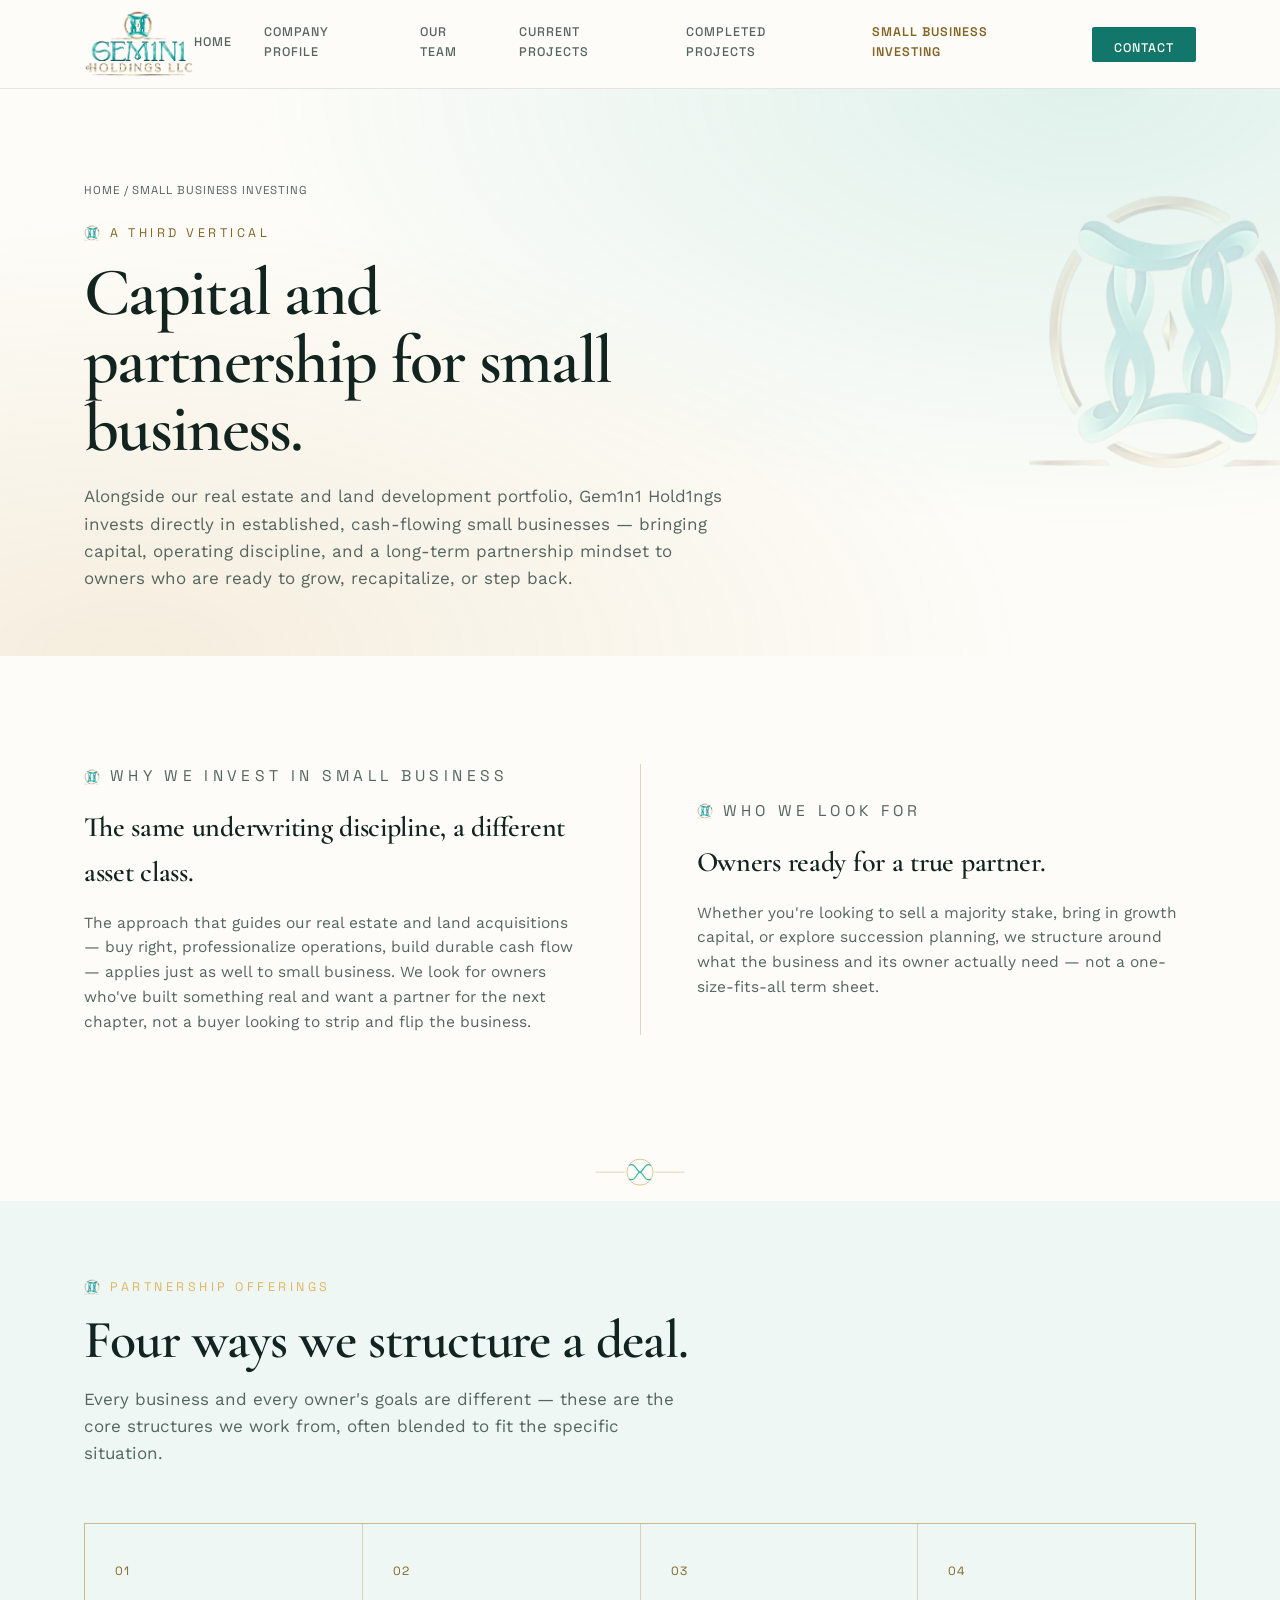
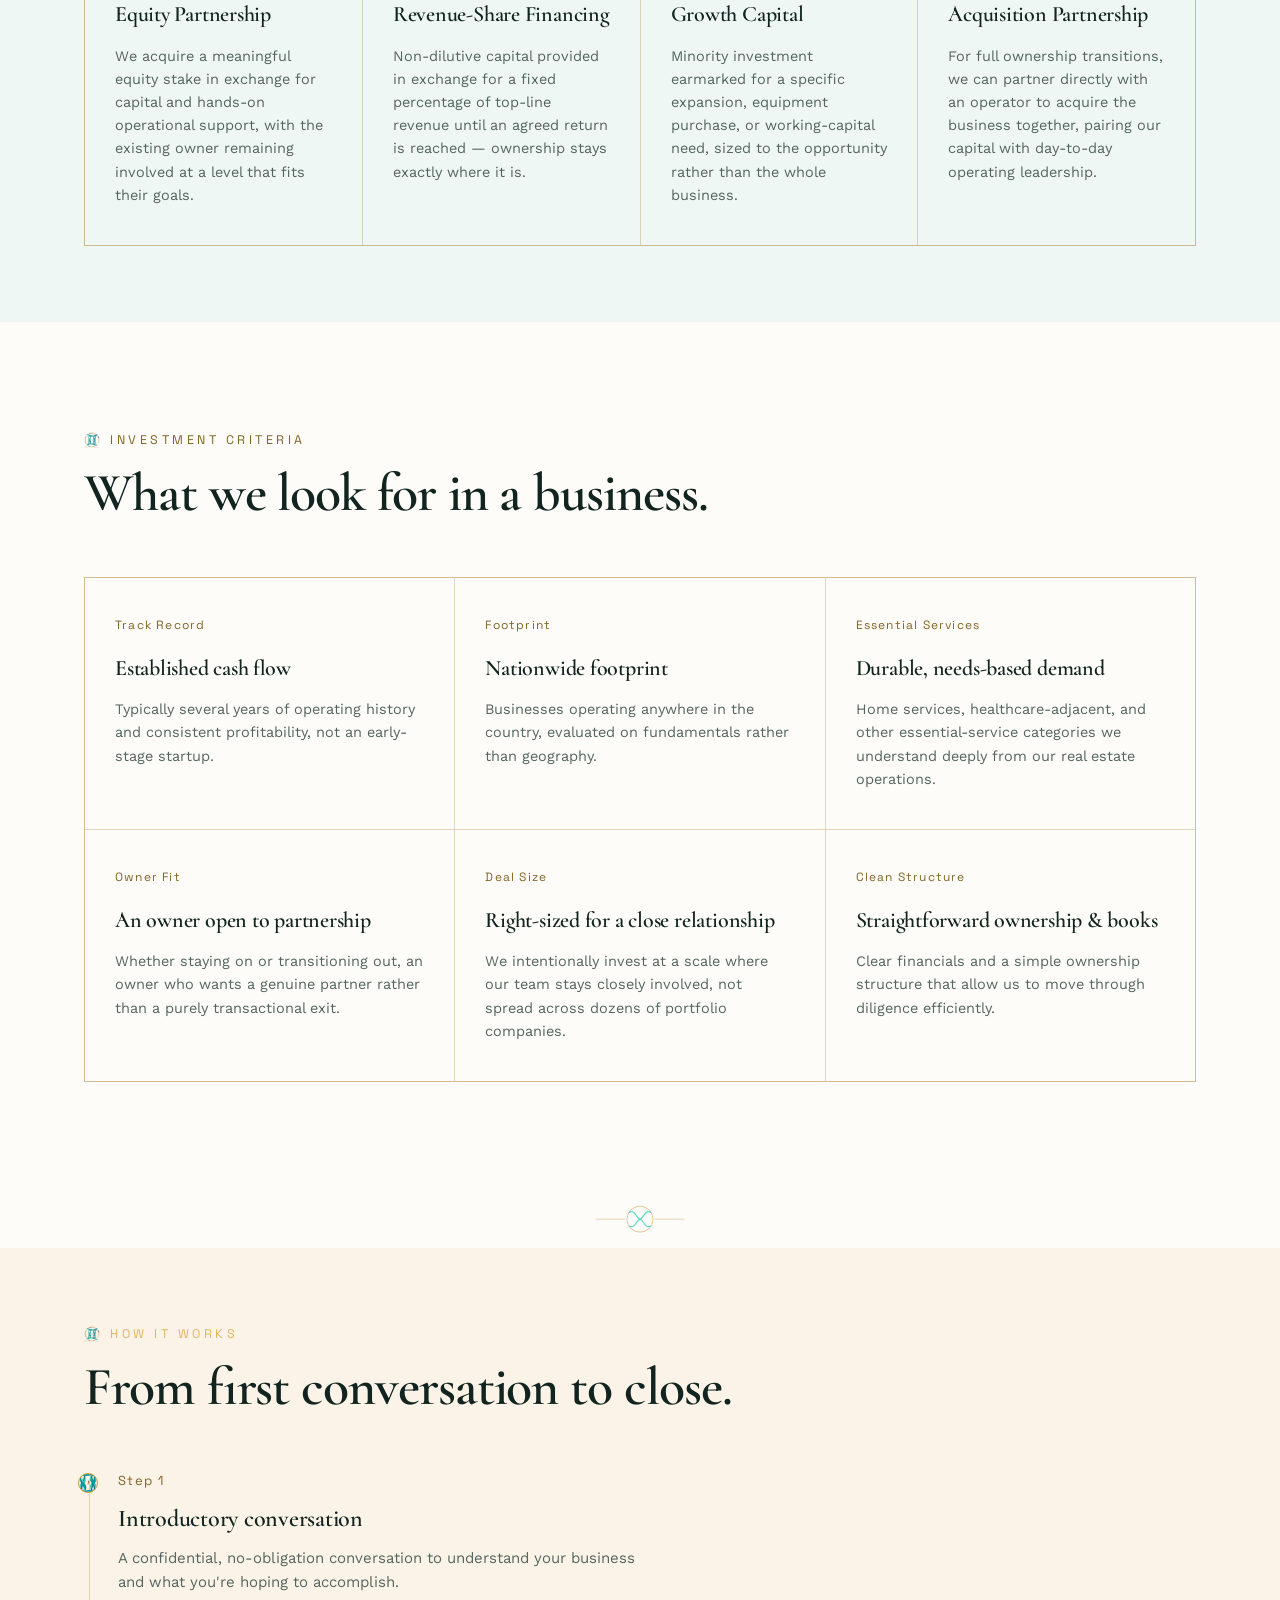
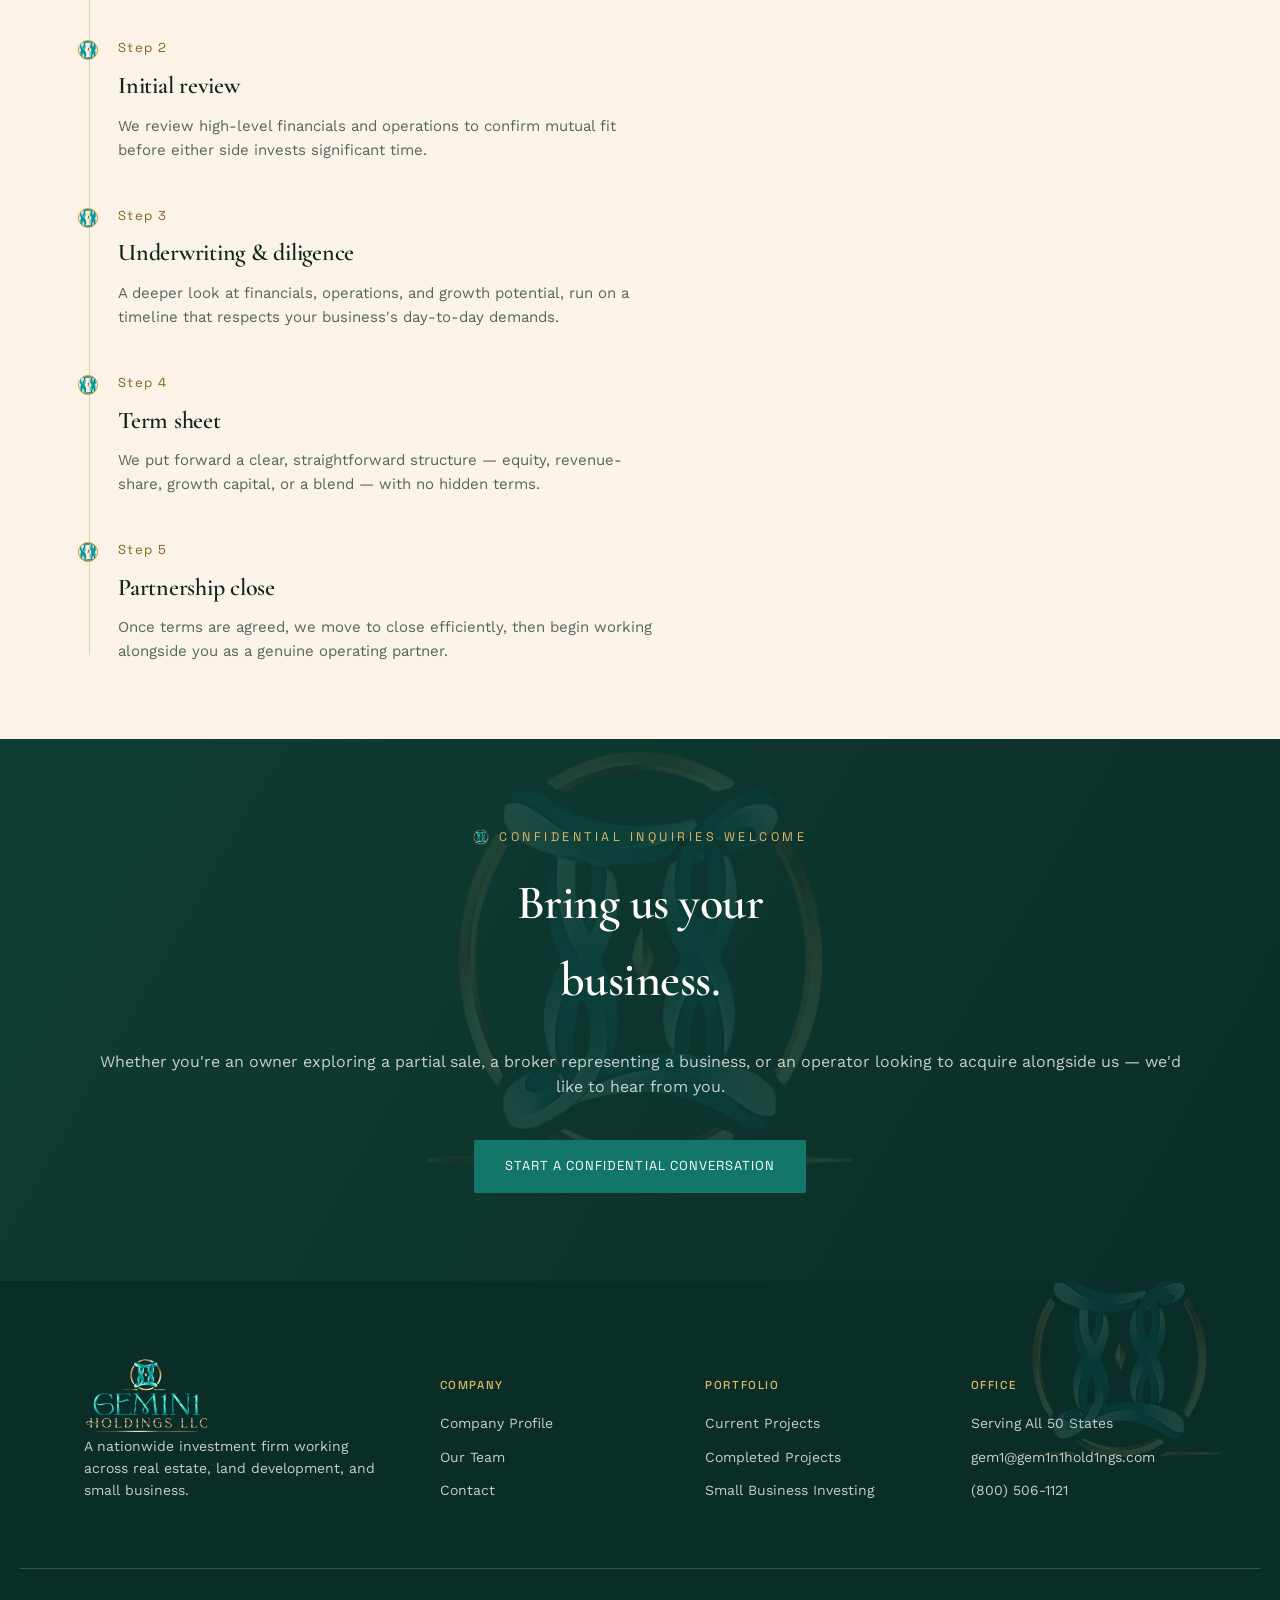
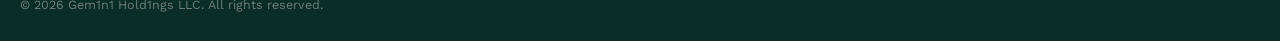
<file: gemini-holdings-site-3/small-business-investing.html>
<!DOCTYPE html>
<html lang="en">
<head>
<meta charset="UTF-8">
<meta name="viewport" content="width=device-width, initial-scale=1.0">
<title>Small Business Investing — Gem1n1 Hold1ngs LLC</title>
<meta name="description" content="Gem1n1 Hold1ngs partners with and invests in established small businesses through equity partnerships, revenue-share financing, and acquisition partnerships.">
<link rel="preconnect" href="https://fonts.googleapis.com">
<link href="https://fonts.googleapis.com/css2?family=Cormorant+Garamond:wght@500;600;700&family=Work+Sans:wght@300;400;500;600&family=Space+Grotesk:wght@400;500;600&display=swap" rel="stylesheet">
<link rel="stylesheet" href="style.css">
</head>
<body>


<nav class="site-nav">
  <div class="container nav-row">
    <a href="index.html" class="brand">
      <img src="assets/logo-transparent-cropped.png" alt="Gem1n1 Hold1ngs LLC">
      <span class="brand-word">Gem<b>1</b>n<b>1</b><span>Hold1ngs LLC</span></span>
    </a>
    <button class="nav-toggle" aria-label="Toggle menu"><span></span><span></span><span></span></button>
    <div class="nav-links">
      <a href="index.html">Home</a>
      <a href="company-profile.html">Company Profile</a>
      <a href="leadership.html">Our Team</a>
      <a href="current-projects.html">Current Projects</a>
      <a href="completed-projects.html">Completed Projects</a>
      <a href="small-business-investing.html" class="current">Small Business Investing</a>
      <a href="contact.html" class="nav-cta">Contact</a>
    </div>
  </div>
</nav>

<header class="page-hero">
  <div class="logo-watermark page-hero-watermark spin-fast" data-parallax="0.18"><img src="assets/logo-icon.png" alt=""></div>
  <div class="container">
    <p class="breadcrumb"><a href="index.html">Home</a> / Small Business Investing</p>
    <p class="eyebrow on-dark mt-24">A Third Vertical</p>
    <h1 class="mt-16">Capital and partnership for small business.</h1>
    <p class="lead">Alongside our real estate and land development portfolio, Gem1n1 Hold1ngs invests directly in established, cash-flowing small businesses — bringing capital, operating discipline, and a long-term partnership mindset to owners who are ready to grow, recapitalize, or step back.</p>
  </div>
</header>

<!-- WHY -->
<section class="section">
  <div class="container">
    <div class="twin-split reveal">
      <div class="panel">
        <p class="eyebrow">Why We Invest in Small Business</p>
        <h3 class="mt-16">The same underwriting discipline, a different asset class.</h3>
        <p class="mt-16">The approach that guides our real estate and land acquisitions — buy right, professionalize operations, build durable cash flow — applies just as well to small business. We look for owners who've built something real and want a partner for the next chapter, not a buyer looking to strip and flip the business.</p>
      </div>
      <div class="divider"></div>
      <div class="panel">
        <p class="eyebrow">Who We Look For</p>
        <h3 class="mt-16">Owners ready for a true partner.</h3>
        <p class="mt-16">Whether you're looking to sell a majority stake, bring in growth capital, or explore succession planning, we structure around what the business and its owner actually need — not a one-size-fits-all term sheet.</p>
      </div>
    </div>
  </div>
</section>

<div class="ribbon-divider">
  <svg viewBox="0 0 240 100" fill="none" xmlns="http://www.w3.org/2000/svg" aria-hidden="true">
    <line x1="4" y1="50" x2="82" y2="50" stroke="#c99a3f" stroke-width="1"/>
    <line x1="158" y1="50" x2="236" y2="50" stroke="#c99a3f" stroke-width="1"/>
    <circle cx="120" cy="50" r="34" stroke="#c99a3f" stroke-width="1.4"/>
    <path d="M92 32 C 108 24, 112 50, 120 50 C 128 50, 132 24, 148 32" stroke="#2fb4a3" stroke-width="3" stroke-linecap="round"/>
    <path d="M92 68 C 108 76, 112 50, 120 50 C 128 50, 132 76, 148 68" stroke="#2fb4a3" stroke-width="3" stroke-linecap="round"/>
  </svg>
</div>

<!-- PARTNERSHIP OFFERINGS -->
<section class="section tight on-dark">
  <div class="container">
    <div class="section-head reveal">
      <p class="eyebrow on-dark">Partnership Offerings</p>
      <h2>Four ways we structure a deal.</h2>
      <p class="lead">Every business and every owner's goals are different — these are the core structures we work from, often blended to fit the specific situation.</p>
    </div>
    <div class="card-grid reveal">
      <div class="card">
        <div class="idx">01</div>
        <h4>Equity Partnership</h4>
        <p>We acquire a meaningful equity stake in exchange for capital and hands-on operational support, with the existing owner remaining involved at a level that fits their goals.</p>
      </div>
      <div class="card">
        <div class="idx">02</div>
        <h4>Revenue-Share Financing</h4>
        <p>Non-dilutive capital provided in exchange for a fixed percentage of top-line revenue until an agreed return is reached — ownership stays exactly where it is.</p>
      </div>
      <div class="card">
        <div class="idx">03</div>
        <h4>Growth Capital</h4>
        <p>Minority investment earmarked for a specific expansion, equipment purchase, or working-capital need, sized to the opportunity rather than the whole business.</p>
      </div>
      <div class="card">
        <div class="idx">04</div>
        <h4>Acquisition Partnership</h4>
        <p>For full ownership transitions, we can partner directly with an operator to acquire the business together, pairing our capital with day-to-day operating leadership.</p>
      </div>
    </div>
  </div>
</section>

<!-- WHAT WE LOOK FOR -->
<section class="section">
  <div class="container">
    <div class="section-head reveal">
      <p class="eyebrow">Investment Criteria</p>
      <h2>What we look for in a business.</h2>
    </div>
    <div class="card-grid cols-3 reveal">
      <div class="card">
        <div class="idx">Track Record</div>
        <h4>Established cash flow</h4>
        <p>Typically several years of operating history and consistent profitability, not an early-stage startup.</p>
      </div>
      <div class="card">
        <div class="idx">Footprint</div>
        <h4>Nationwide footprint</h4>
        <p>Businesses operating anywhere in the country, evaluated on fundamentals rather than geography.</p>
      </div>
      <div class="card">
        <div class="idx">Essential Services</div>
        <h4>Durable, needs-based demand</h4>
        <p>Home services, healthcare-adjacent, and other essential-service categories we understand deeply from our real estate operations.</p>
      </div>
      <div class="card">
        <div class="idx">Owner Fit</div>
        <h4>An owner open to partnership</h4>
        <p>Whether staying on or transitioning out, an owner who wants a genuine partner rather than a purely transactional exit.</p>
      </div>
      <div class="card">
        <div class="idx">Deal Size</div>
        <h4>Right-sized for a close relationship</h4>
        <p>We intentionally invest at a scale where our team stays closely involved, not spread across dozens of portfolio companies.</p>
      </div>
      <div class="card">
        <div class="idx">Clean Structure</div>
        <h4>Straightforward ownership &amp; books</h4>
        <p>Clear financials and a simple ownership structure that allow us to move through diligence efficiently.</p>
      </div>
    </div>
  </div>
</section>

<div class="ribbon-divider">
  <svg viewBox="0 0 240 100" fill="none" xmlns="http://www.w3.org/2000/svg" aria-hidden="true">
    <line x1="4" y1="50" x2="82" y2="50" stroke="#c99a3f" stroke-width="1"/>
    <line x1="158" y1="50" x2="236" y2="50" stroke="#c99a3f" stroke-width="1"/>
    <circle cx="120" cy="50" r="34" stroke="#c99a3f" stroke-width="1.4"/>
    <path d="M92 32 C 108 24, 112 50, 120 50 C 128 50, 132 24, 148 32" stroke="#59d8c3" stroke-width="3" stroke-linecap="round"/>
    <path d="M92 68 C 108 76, 112 50, 120 50 C 128 50, 132 76, 148 68" stroke="#59d8c3" stroke-width="3" stroke-linecap="round"/>
  </svg>
</div>

<!-- PROCESS -->
<section class="section tight on-ink">
  <div class="container">
    <div class="section-head reveal">
      <p class="eyebrow on-dark">How It Works</p>
      <h2>From first conversation to close.</h2>
    </div>
    <div class="timeline reveal">
      <div class="tl-item">
        <div class="yr">Step 1</div>
        <h4>Introductory conversation</h4>
        <p>A confidential, no-obligation conversation to understand your business and what you're hoping to accomplish.</p>
      </div>
      <div class="tl-item">
        <div class="yr">Step 2</div>
        <h4>Initial review</h4>
        <p>We review high-level financials and operations to confirm mutual fit before either side invests significant time.</p>
      </div>
      <div class="tl-item">
        <div class="yr">Step 3</div>
        <h4>Underwriting &amp; diligence</h4>
        <p>A deeper look at financials, operations, and growth potential, run on a timeline that respects your business's day-to-day demands.</p>
      </div>
      <div class="tl-item">
        <div class="yr">Step 4</div>
        <h4>Term sheet</h4>
        <p>We put forward a clear, straightforward structure — equity, revenue-share, growth capital, or a blend — with no hidden terms.</p>
      </div>
      <div class="tl-item">
        <div class="yr">Step 5</div>
        <h4>Partnership close</h4>
        <p>Once terms are agreed, we move to close efficiently, then begin working alongside you as a genuine operating partner.</p>
      </div>
    </div>
  </div>
</section>

<section class="cta-band">
  <div class="logo-watermark cta-watermark" data-parallax="0.12"><img src="assets/logo-icon.png" alt=""></div>
  <div class="container">
    <p class="eyebrow on-dark center" style="justify-content:center;">Confidential Inquiries Welcome</p>
    <h2>Bring us your business.</h2>
    <p class="hero-sub" style="margin-left:auto; margin-right:auto; text-align:center;">Whether you're an owner exploring a partial sale, a broker representing a business, or an operator looking to acquire alongside us — we'd like to hear from you.</p>
    <div class="actions mt-40">
      <a href="contact.html" class="btn btn-solid">Start a Confidential Conversation</a>
    </div>
  </div>
</section>

<footer class="site-footer">
  <div class="logo-watermark footer-watermark spin-slower" data-parallax="0.08"><img src="assets/logo-icon.png" alt=""></div>
  <div class="container footer-grid">
    <div class="footer-brand">
      <a href="index.html" class="brand">
        <img src="assets/logo-transparent-cropped.png" alt="Gem1n1 Hold1ngs LLC">
        <span class="brand-word">Gem<b>1</b>n<b>1</b><span>Hold1ngs LLC</span></span>
      </a>
      <p>A nationwide investment firm working across real estate, land development, and small business.</p>
    </div>
    <div class="footer-col">
      <h5>Company</h5>
      <a href="company-profile.html">Company Profile</a>
      <a href="leadership.html">Our Team</a>
      <a href="contact.html">Contact</a>
    </div>
    <div class="footer-col">
      <h5>Portfolio</h5>
      <a href="current-projects.html">Current Projects</a>
      <a href="completed-projects.html">Completed Projects</a>
      <a href="small-business-investing.html">Small Business Investing</a>
    </div>
    <div class="footer-col">
      <h5>Office</h5>
      <p>Serving All 50 States</p>
      <a href="mailto:gem1@gem1n1hold1ngs.com">gem1@gem1n1hold1ngs.com</a>
      <a href="tel:+18005061121">(800) 506-1121</a>
    </div>
  </div>
  <div class="container footer-bottom">
    <span>© <span class="js-year"></span> Gem1n1 Hold1ngs LLC. All rights reserved.</span>
  </div>
</footer>

<script src="script.js"></script>
</body>
</html>
</file>
<file: gemini-holdings-site-3/style.css>
/* ==========================================================================
   GEMINI HOLDINGS LLC — Design System v2
   Concept: a bright, nationwide investment firm — real estate, land
   development, and small business. Dark teal/gold is now an accent used
   sparingly (footer, one CTA band per page, the homepage video hero, and
   the entry splash) rather than the dominant tone. Everything else is
   light. The Gemini ring mark recurs throughout as a watermark, a cursor,
   and a section motif.
   ========================================================================== */

:root{
  /* light system (dominant) */
  --paper:      #fdfcf8;
  --paper-tint: #eef7f4;
  --paper-tint-2: #fbf3e7;
  --stone:      #e7e1d2;
  --ink-text:   #12241f;
  --mute:       #55655f;
  --line:       rgba(178,140,66,0.35);
  --line-soft-dark: rgba(18,36,31,0.1);

  /* deep accent (footer, splash, cta band, video overlay only) */
  --deep:       #0b2d27;
  --deep-2:     #0f3d34;
  --deep-3:     #124a3f;
  --line-soft:  rgba(253,251,246,0.18);
  --mute-light: rgba(253,251,246,0.78);

  /* brand accents */
  --teal:       #2fb4a3;
  --teal-hi:    #59d8c3;
  --teal-deep:  #12776a;
  --gold:       #c99a3f;
  --gold-hi:    #e0b563;
  --gold-deep:  #826425;

  --serif: 'Cormorant Garamond', 'Times New Roman', serif;
  --sans:  'Work Sans', -apple-system, sans-serif;
  --mono:  'Space Grotesk', 'Work Sans', sans-serif;

  --maxw: 1240px;
  --pad: clamp(24px, 5vw, 72px);
}

*{ box-sizing: border-box; }
html{ scroll-behavior: smooth; overflow-x: clip; }
body{
  margin:0;
  background: var(--paper);
  color: var(--ink-text);
  font-family: var(--sans);
  font-size: 16px;
  line-height: 1.6;
  -webkit-font-smoothing: antialiased;
  overflow-x: clip;
  cursor: url('assets/logo-cursor.png') 18 18, auto;
}
a, button, input, select, textarea, .btn{
  cursor: url('assets/logo-cursor.png') 18 18, pointer;
}
img{ max-width:100%; display:block; }
a{ color: inherit; text-decoration:none; }
h1,h2,h3,h4{ font-family: var(--serif); font-weight:600; margin:0; letter-spacing:-0.01em; font-feature-settings: "liga" 1, "kern" 1, "ss01" 1; text-rendering: optimizeLegibility; }
h1{ letter-spacing:-0.025em; }
p{ margin:0; }
.container{ max-width: var(--maxw); margin:0 auto; padding-left: var(--pad); padding-right: var(--pad); }

@media (prefers-reduced-motion: reduce){
  *{ animation-duration: 0.001ms !important; animation-iteration-count: 1 !important; transition-duration: 0.001ms !important; scroll-behavior:auto !important; }
}
@media (pointer: coarse){
  body, a, button, input, select, textarea, .btn{ cursor: auto; }
}

/* ---------- eyebrow / labels (now carries a tiny ring mark) ---------- */
.eyebrow{
  font-family: var(--mono);
  font-size: 12.5px;
  letter-spacing: 0.28em;
  text-transform: uppercase;
  color: var(--gold-deep);
  display:flex;
  align-items:center;
  gap:10px;
}
.eyebrow::before{
  content:"";
  width:16px; height:16px;
  background-image: url('assets/logo-icon.png');
  background-size: cover;
  background-position:center;
  display:inline-block;
  opacity:0.85;
}
.on-dark .eyebrow, .on-ink .eyebrow, .cta-band .eyebrow{ color: var(--gold-hi); }

/* ---------- top notice bar ---------- */
.notice-bar{
  background: var(--deep);
  color: var(--mute-light);
  font-family: var(--mono);
  font-size: 12px;
  letter-spacing:0.08em;
  text-align:center;
  padding: 7px var(--pad);
  border-bottom: 1px solid var(--line-soft);
}

/* ---------- nav (light, frosted glass) ---------- */
.site-nav{
  position: sticky; top:0; z-index: 100;
  background: rgba(253,252,248,0.86);
  backdrop-filter: blur(12px);
  border-bottom: 1px solid var(--line-soft-dark);
}
.nav-row{
  display:flex; align-items:center; justify-content:space-between;
  padding-top: 10px; padding-bottom: 10px;
}
.brand{ display:flex; align-items:center; gap:12px; }
.brand img{ height: 68px; width:auto; }
.footer-brand .brand img{ height: 78px; }
.brand-word{ display:none; }
.nav-links{ display:flex; align-items:center; gap: 32px; }
.nav-links a{
  font-family: var(--mono); font-size: 12.5px; letter-spacing:0.08em; font-weight:500;
  color: var(--ink-text); text-transform:uppercase;
  position:relative; padding-bottom:4px; opacity:0.7;
  transition: opacity 0.25s ease, color 0.25s ease;
}
.nav-links a::after{
  content:""; position:absolute; left:0; bottom:0; width:0; height:1px;
  background: var(--teal-deep); transition: width 0.3s ease;
}
.nav-links a:hover{ opacity:1; }
.nav-links a:hover::after{ width:100%; }
.nav-links a.current{ opacity:1; color: var(--gold-deep); font-weight:600; }
.nav-cta{
  font-family: var(--mono); font-size:12px; letter-spacing:0.08em; text-transform:uppercase;
  color: var(--paper) !important; background: var(--teal-deep);
  padding: 11px 22px; border-radius:2px; opacity:1 !important;
  transition: background 0.25s ease, transform 0.25s ease;
}
.nav-cta:hover{ background: var(--gold-deep); transform: translateY(-1px); }
.nav-cta::after{ display:none; }
.nav-toggle{ display:none; }

@media (max-width: 900px){
  .nav-links{
    position:fixed; inset: 68px 0 0 0; background: var(--paper);
    flex-direction:column; justify-content:flex-start; gap:0;
    padding: 20px var(--pad); transform: translateX(100%);
    transition: transform 0.35s ease; overflow-y:auto;
  }
  .nav-links.open{ transform: translateX(0); }
  .nav-links a{ width:100%; padding: 16px 0; border-bottom:1px solid var(--line-soft-dark); }
  .nav-toggle{
    display:flex; flex-direction:column; gap:5px; background:none; border:none;
    cursor: url('assets/logo-cursor.png') 18 18, pointer; padding:8px; z-index:110;
  }
  .nav-toggle span{ width:22px; height:1.5px; background: var(--ink-text); }
}

/* ==========================================================================
   TWIN RIBBON divider — unchanged motif, tuned to lighter palette
   ========================================================================== */
.ribbon-divider{ display:flex; align-items:center; justify-content:center; padding: 10px 0; }
.ribbon-divider svg{ width: 92px; height:auto; }

/* ==========================================================================
   SPLASH / COVER SCREEN — shown once per session on the homepage
   ========================================================================== */
.splash{
  position:fixed; inset:0; z-index:999;
  background:
    radial-gradient(ellipse at 30% 20%, rgba(47,180,163,0.22), transparent 55%),
    radial-gradient(ellipse at 75% 85%, rgba(201,154,63,0.18), transparent 55%),
    linear-gradient(160deg, var(--deep) 0%, #06211c 100%);
  display:flex; align-items:center; justify-content:center; flex-direction:column;
  transition: opacity 0.9s ease, visibility 0.9s ease;
}
.splash.hide{ opacity:0; visibility:hidden; pointer-events:none; }
.splash-mark{
  width: min(220px, 40vw); height:auto;
  animation: splash-spin-in 2.6s cubic-bezier(.2,.8,.2,1) 1, slow-spin 90s linear infinite 2.6s;
}
@keyframes splash-spin-in{
  0%{ transform: rotate(-50deg) scale(0.7); opacity:0; }
  60%{ opacity:1; }
  100%{ transform: rotate(0deg) scale(1); opacity:1; }
}
.splash-word{
  margin-top: 26px; font-family: var(--serif); color: var(--paper);
  font-size: clamp(24px, 4vw, 34px); letter-spacing:0.08em; opacity:0;
  animation: fade-up 1s ease 1.6s forwards;
}
.splash-tag{
  margin-top:10px; font-family: var(--mono); font-size:11.5px; letter-spacing:0.32em;
  text-transform:uppercase; color: var(--gold-hi); opacity:0;
  animation: fade-up 1s ease 2s forwards;
}
.splash-enter{
  margin-top:48px; font-family: var(--mono); font-size:12px; letter-spacing:0.12em;
  text-transform:uppercase; color: var(--mute-light); border:1px solid var(--line-soft);
  padding:14px 30px; border-radius:2px; opacity:0; background:none;
  animation: fade-up 1s ease 2.4s forwards; transition: border-color 0.3s ease, color 0.3s ease;
}
.splash-enter:hover{ border-color: var(--teal-hi); color: var(--teal-hi); }
@keyframes fade-up{ from{ opacity:0; transform: translateY(14px);} to{ opacity:1; transform:none; } }
body.splash-locked{ overflow:hidden; height:100vh; }

/* ==========================================================================
   VIDEO HERO — homepage only
   ========================================================================== */
.video-hero{
  position:relative; min-height: 94vh; display:flex; align-items:center;
  overflow:hidden; color: var(--paper);
}
.video-hero video{
  position:absolute; inset:0; width:100%; height:100%; object-fit:cover; z-index:0;
  transform: scale(1.15) translateY(var(--py, 0px)); will-change: transform;
}
.video-hero::before{
  content:""; position:absolute; inset:0; z-index:1;
  background:
    linear-gradient(180deg, rgba(6,26,22,0.75) 0%, rgba(6,26,22,0.55) 45%, rgba(6,26,22,0.85) 100%);
}
.video-hero .hero-inner{ position:relative; z-index:2; max-width: var(--maxw); margin:0 auto; padding: 0 var(--pad); width:100%; }
.video-hero h1{
  font-size: clamp(46px, 7vw, 96px); line-height:0.94; max-width: 16ch; color: var(--paper); letter-spacing:-0.03em;
}
.video-hero h1 .line2{ display:block; text-align:right; padding-right: 4%; }
.video-hero h1 em{ font-style:normal; color: var(--teal-hi); }
.video-hero .hero-sub{ margin-top:28px; max-width:48ch; color: var(--mute-light); font-size:18.5px; line-height:1.7; font-weight:300; }
.video-hero .hero-actions{ display:flex; gap:18px; margin-top:42px; flex-wrap:wrap; }
.video-hero .eyebrow{ color: var(--gold-hi); }
.video-hero .eyebrow::before{ filter: brightness(1.4); }
.scroll-cue{
  position:absolute; bottom:28px; left:50%; transform:translateX(-50%); z-index:2;
  font-family: var(--mono); font-size:10.5px; letter-spacing:0.2em; text-transform:uppercase;
  color: var(--mute-light); display:flex; flex-direction:column; align-items:center; gap:8px;
}
.scroll-cue span{ width:1px; height:34px; background: linear-gradient(var(--teal-hi), transparent); animation: scroll-cue-move 1.8s ease-in-out infinite; }
@keyframes scroll-cue-move{ 0%,100%{ opacity:0.3; } 50%{ opacity:1; } }

.btn{
  font-family: var(--mono); font-size: 13px; letter-spacing:0.08em; text-transform:uppercase;
  padding: 15px 30px; border-radius:2px; display:inline-flex; align-items:center; gap:10px;
  transition: all 0.25s ease; border: 1px solid transparent;
}
.btn-solid{ background: var(--teal-deep); color: var(--paper); }
.btn-solid:hover{ background: var(--gold-deep); transform: translateY(-2px); }
.btn-outline{ border-color: rgba(253,251,246,0.5); color: var(--paper); }
.btn-outline:hover{ border-color: var(--teal-hi); color: var(--teal-hi); }
.btn-dark{ border-color: var(--line); color: var(--ink-text); }
.btn-dark:hover{ background: var(--deep); color: var(--paper); border-color:var(--deep); }

/* ---------- mirrored stat strip ---------- */
.stat-strip{ background: var(--paper-tint); border-top: 1px solid var(--line); border-bottom: 1px solid var(--line); }
.stat-grid{ display:grid; grid-template-columns: repeat(4, 1fr); }
.stat-grid.cols-3{ grid-template-columns: repeat(3,1fr); }
.stat{ padding: 40px var(--pad); text-align:center; border-right: 1px solid var(--line); position:relative; }
.stat:last-child{ border-right:none; }
.stat .n{ font-family: var(--mono); font-size: clamp(30px, 3.4vw, 44px); font-weight:600; color: var(--teal-deep); line-height:1; }
.stat .l{ margin-top:10px; font-size:12.5px; letter-spacing:0.1em; text-transform:uppercase; color: var(--mute); }
@media (max-width: 800px){
  .stat-grid, .stat-grid.cols-3{ grid-template-columns: repeat(2,1fr); }
  .stat{ border-bottom: 1px solid var(--line); }
}

/* ---------- section basics (now light by default) ---------- */
.section{ padding: 108px 0; background: var(--paper); }
.section.tight{ padding: 76px 0; }
.section.on-dark{ background: var(--paper-tint); }
.section.on-ink{ background: var(--paper-tint-2); }
.section-head{ max-width: 720px; margin-bottom: 56px; }
.section-head h2{ font-size: clamp(34px, 4.2vw, 54px); margin-top:16px; line-height:1.02; color: var(--ink-text); letter-spacing:-0.02em; }
.section-head p.lead{ margin-top:18px; font-size:17px; color: var(--mute); max-width:56ch; }

/* ---------- twin split ---------- */
.twin-split{ display:grid; grid-template-columns: 1fr 1px 1fr; gap: 56px; align-items:center; }
.twin-split .divider{ background: var(--line); height:100%; min-height:220px; }
.twin-split .panel h3{ font-size: 28px; margin-bottom:14px; color: var(--ink-text); }
.twin-split .panel p{ color: var(--mute); font-size:15.5px; }
@media (max-width: 860px){
  .twin-split{ grid-template-columns: 1fr; }
  .twin-split .divider{ display:none; }
}

/* ---------- graphic panel ---------- */
.art-panel{
  aspect-ratio: 4/5; border-radius: 6px; position:relative; overflow:hidden;
  background: linear-gradient(155deg, var(--paper-tint) 0%, var(--stone) 100%);
  border: 1px solid var(--line);
}
.art-panel svg{ position:absolute; inset:0; width:100%; height:100%; }
.art-panel .cap{
  position:absolute; left:24px; right:24px; bottom:22px;
  font-family: var(--mono); font-size:11.5px; letter-spacing:0.14em; text-transform:uppercase;
  color: var(--mute); display:flex; justify-content:space-between; border-top:1px solid var(--line); padding-top:14px;
}
.art-panel-logo{ position:absolute; inset:0; display:flex; align-items:center; justify-content:center; }
.art-panel-logo img{ width:46%; opacity:0.5; }

/* ---------- pillar / value cards ---------- */
.card-grid{ display:grid; grid-template-columns: repeat(4, 1fr); gap: 1px; background: var(--line); border:1px solid var(--line); }
.card-grid.cols-3{ grid-template-columns: repeat(3,1fr); }
.card{ background: var(--paper); padding: 38px 30px; }
.on-dark .card{ background: var(--paper-tint); }
.on-ink .card{ background: var(--paper-tint-2); }
.card .idx{ font-family: var(--mono); font-size:12px; color: var(--gold-deep); letter-spacing:0.1em; }
.card h4{ font-size: 22px; margin: 16px 0 12px; color: var(--ink-text); }
.card p{ font-size: 14.5px; color: var(--mute); }
@media (max-width: 980px){ .card-grid, .card-grid.cols-3{ grid-template-columns: repeat(2,1fr);} }
@media (max-width: 620px){ .card-grid, .card-grid.cols-3{ grid-template-columns: 1fr; } }

/* ---------- project cards ---------- */
.project-grid{ display:grid; grid-template-columns: repeat(3, 1fr); gap: 30px; }
.project-card{
  border: 1px solid var(--line); border-radius:6px; overflow:hidden;
  background: var(--paper); display:flex; flex-direction:column;
  transition: transform 0.3s ease, box-shadow 0.3s ease;
  box-shadow: 0 1px 3px rgba(18,36,31,0.06);
}
.project-card:hover{ transform: translateY(-5px); box-shadow: 0 18px 34px rgba(18,36,31,0.12); }
.project-media{ aspect-ratio: 16/10; position:relative; overflow:hidden; background: var(--paper-tint); }
.project-media svg{ width:100%; height:100%; }
.status-tag{
  position:absolute; top:16px; left:16px;
  font-family: var(--mono); font-size:10.5px; letter-spacing:0.1em; text-transform:uppercase;
  padding: 6px 12px; border-radius:20px; backdrop-filter: blur(6px);
}
.status-active{ background: rgba(47,180,163,0.14); color: var(--teal-deep); border:1px solid rgba(47,180,163,0.4); }
.status-reno{ background: rgba(201,154,63,0.16); color: var(--gold-deep); border:1px solid rgba(201,154,63,0.4); }
.status-done{ background: rgba(18,36,31,0.08); color: var(--ink-text); border:1px solid rgba(18,36,31,0.22); }
.project-body{ padding: 24px 26px 28px; color: var(--ink-text); flex:1; display:flex; flex-direction:column; }
.project-body .loc{ font-family: var(--mono); font-size:11.5px; letter-spacing:0.1em; color: var(--gold-deep); text-transform:uppercase; }
.project-body h4{ font-size:23px; margin: 10px 0 12px; }
.project-body p{ font-size:14px; color: var(--mute); flex:1; }
.project-meta{ display:flex; gap:22px; margin-top:20px; padding-top:18px; border-top:1px solid var(--line); }
.project-meta .n{ font-family: var(--mono); color: var(--ink-text); font-size:16px; font-weight:600; }
.project-meta .l{ font-size:10.5px; letter-spacing:0.08em; text-transform:uppercase; color: var(--mute); margin-top:3px; }
@media (max-width: 980px){ .project-grid{ grid-template-columns: repeat(2,1fr);} }
@media (max-width: 660px){ .project-grid{ grid-template-columns: 1fr; } }
.featured-project-card{ grid-template-columns: 1fr 1fr; }
@media (max-width: 760px){ .featured-project-card{ grid-template-columns: 1fr !important; } }

/* ---------- timeline ---------- */
.timeline{ position:relative; padding-left: 34px; }
.timeline::before{ content:""; position:absolute; left:5px; top:8px; bottom:8px; width:1px; background: var(--line); }
.tl-item{ position:relative; padding-bottom: 44px; }
.tl-item:last-child{ padding-bottom:0; }
.tl-item::before{
  content:""; position:absolute; left:-40px; top:2px; width:18px; height:18px; border-radius:50%;
  background-image: url('assets/logo-icon.png'); background-size:220% auto; background-position:center;
  border: 1px solid var(--gold);
}
.tl-item .yr{ font-family: var(--mono); font-size:13px; letter-spacing:0.1em; color: var(--gold-deep); }
.tl-item h4{ font-size:24px; margin: 8px 0 8px; color: var(--ink-text); }
.tl-item p{ color: var(--mute); font-size:15px; max-width:60ch; }

/* ---------- leadership ---------- */
.leader-grid{ display:grid; grid-template-columns: repeat(2, 1fr); gap: 40px; }
.leader-card{ display:grid; grid-template-columns: 190px 1fr; gap:28px; }
.leader-photo{
  aspect-ratio: 3/4; border-radius:6px; overflow:hidden; position:relative;
  background: linear-gradient(160deg, var(--paper-tint) 0%, var(--stone) 100%);
  border:1px solid var(--line); display:flex; align-items:center; justify-content:center;
}
.leader-photo img{ width:56%; opacity:0.65; }
.leader-info .role{ font-family: var(--mono); font-size:11.5px; letter-spacing:0.1em; text-transform:uppercase; color: var(--gold-deep); }
.leader-info h3{ font-size:28px; margin: 8px 0 14px; color: var(--ink-text); }
.leader-info p{ font-size:14.5px; color: var(--mute); }
@media (max-width: 760px){
  .leader-grid{ grid-template-columns: 1fr; }
  .leader-card{ grid-template-columns: 130px 1fr; }
}

/* ---------- CTA band (kept deep — one strong accent per page) ---------- */
.cta-band{
  background: linear-gradient(120deg, var(--deep-2) 0%, var(--deep) 100%);
  color: var(--paper); text-align:center; position:relative; overflow:hidden;
}
.cta-band .container{ padding-top:88px; padding-bottom:88px; position:relative; }
.cta-band h2{ font-size: clamp(30px,4vw,48px); max-width: 18ch; margin: 18px auto 30px; color: var(--paper); }
.cta-band .actions{ display:flex; justify-content:center; gap:18px; flex-wrap:wrap; }
.cta-band .hero-sub{ color: var(--mute-light); }

/* ---------- footer (kept deep) ---------- */
.site-footer{ background: var(--deep); color: var(--mute-light); padding-top: 76px; position:relative; overflow:hidden; }
.footer-grid{ display:grid; grid-template-columns: 1.4fr 1fr 1fr 1fr; gap: 40px; padding-bottom: 56px; border-bottom: 1px solid var(--line-soft); }
.footer-brand p{ font-size:14px; max-width: 34ch; color: var(--mute-light); }
.footer-col h5{ font-family: var(--mono); font-size:11.5px; letter-spacing:0.14em; text-transform:uppercase; color: var(--gold-hi); margin-bottom:18px; font-weight:500; }
.footer-col a, .footer-col p{ display:block; font-size:14px; margin-bottom:11px; color: var(--mute-light); }
.footer-col a:hover{ color: var(--teal-hi); }
.footer-bottom{ display:flex; justify-content:space-between; align-items:center; padding: 26px 0; font-size:12.5px; color: rgba(253,251,246,0.4); flex-wrap:wrap; gap:12px; }

/* ---------- form ---------- */
.form-grid{ display:grid; grid-template-columns: 1fr 1fr; gap:20px; }
.form-grid .full{ grid-column: 1 / -1; }
.field label{ display:block; font-family: var(--mono); font-size:11px; letter-spacing:0.1em; text-transform:uppercase; color: var(--gold-deep); margin-bottom:9px; }
.on-dark .field label, .on-ink .field label, .cta-band .field label{ color: var(--gold-hi); }
.field input, .field select, .field textarea{
  width:100%; padding: 13px 15px; font-family: var(--sans); font-size:15px;
  background: var(--paper); border: 1px solid var(--line); border-radius:2px; color: var(--ink-text);
}
.field input:focus, .field select:focus, .field textarea:focus{ outline: 2px solid var(--teal); outline-offset:1px; }
.field textarea{ resize: vertical; min-height:120px; }

/* ---------- misc utility ---------- */
.mt-8{ margin-top:8px;} .mt-16{margin-top:16px;} .mt-24{margin-top:24px;} .mt-40{margin-top:40px;}
.center{ text-align:center; }
.small-caps{ font-family: var(--mono); font-size:11.5px; letter-spacing:0.14em; text-transform:uppercase; color: var(--gold-deep); }
.reveal{ opacity:0; transform: translateY(18px); transition: opacity 0.7s ease, transform 0.7s ease; }
.reveal.in{ opacity:1; transform:none; }

/* ---------- social icons ---------- */
.social-row{ display:flex; flex-direction:column; gap:14px; }
.social-icon{
  display:flex; align-items:center; gap:14px;
  color: var(--ink-text); transition: color 0.25s ease, transform 0.25s ease;
}
.social-icon svg{
  width:38px; height:38px; padding:9px; border-radius:50%;
  border:1px solid var(--line); color: var(--teal-deep); flex-shrink:0;
  transition: background 0.25s ease, border-color 0.25s ease, color 0.25s ease;
}
.social-icon span{ font-family: var(--mono); font-size:14px; letter-spacing:0.02em; }
.social-icon:hover{ color: var(--teal-deep); transform: translateX(3px); }
.social-icon:hover svg{ background: var(--teal-deep); border-color: var(--teal-deep); color: var(--paper); }

/* ---------- inner-page hero (now light, watermark instead of gradient dark) ---------- */
.page-hero{
  background:
    radial-gradient(ellipse at 85% 0%, rgba(47,180,163,0.14), transparent 55%),
    radial-gradient(ellipse at 10% 100%, rgba(201,154,63,0.14), transparent 55%),
    var(--paper);
  color: var(--ink-text); padding: 92px 0 64px; position:relative; overflow:hidden;
}
.page-hero h1{ font-size: clamp(40px, 5.4vw, 68px); margin-top:16px; max-width: 18ch; color: var(--ink-text); line-height:1.0; letter-spacing:-0.025em; }
.page-hero p.lead{ max-width: 58ch; margin-top: 20px; color: var(--mute); font-size:17px; }
.breadcrumb{ font-family: var(--mono); font-size:11.5px; color: var(--mute); letter-spacing:0.08em; text-transform:uppercase; }
.breadcrumb a:hover{ color: var(--teal-deep); }

/* ---------- logo watermarks (spin) ---------- */
@keyframes slow-spin{ from{ transform: rotate(0deg); } to{ transform: rotate(360deg); } }
.logo-watermark{ position:absolute; pointer-events:none; opacity: 0.14; --py: 0px; }
.logo-watermark img{ width:100%; height:100%; animation: slow-spin 70s linear infinite; }
.logo-watermark.spin-fast img{ animation-duration: 40s; }
.logo-watermark.spin-slower img{ animation-duration: 110s; }
.page-hero-watermark{ width: 300px; height:300px; right:-3%; top:50%; transform:translateY(-50%) translateY(var(--py)); opacity:0.16; }
.cta-watermark{ width: 460px; height:460px; left:50%; top:50%; transform:translate(-50%,-50%) translateY(var(--py)); opacity: 0.1; }
.footer-watermark{ right:4%; top:-40px; width: 220px; height:220px; transform: translateY(var(--py)); opacity: 0.12; }
@media (max-width: 760px){
  .page-hero-watermark{ display:none; }
  .cta-watermark{ width:300px; height:300px; }
  .footer-watermark{ width:150px; height:150px; }
}

/* ---------- parallax gradient accents ---------- */
.parallax-blob{
  position:absolute; border-radius:50%; filter: blur(70px); pointer-events:none;
  z-index:0; --py:0px; transform: translateY(var(--py));
}
.blob-host{ position:relative; overflow:hidden; }
.blob-host > .container{ position:relative; z-index:1; }
.video-band{ position:relative; min-height: 60vh; overflow:hidden; display:flex; align-items:center; color: var(--paper); }
.video-band video{ position:absolute; inset:0; width:100%; height:100%; object-fit:cover; z-index:0; transform: scale(1.15) translateY(var(--py, 0px)); will-change: transform; }
.video-band::before{ content:""; position:absolute; inset:0; z-index:1; background: linear-gradient(90deg, rgba(6,26,22,0.88) 0%, rgba(6,26,22,0.5) 60%, rgba(6,26,22,0.3) 100%); }
.video-band .container{ position:relative; z-index:2; }
.video-band h3{ color: var(--paper); font-size: clamp(28px,3.4vw,40px); max-width:16ch; }
.video-band p{ color: var(--mute-light); max-width: 46ch; margin-top:16px; font-size:15.5px; }
.video-band .eyebrow{ color: var(--gold-hi); }
</file>
